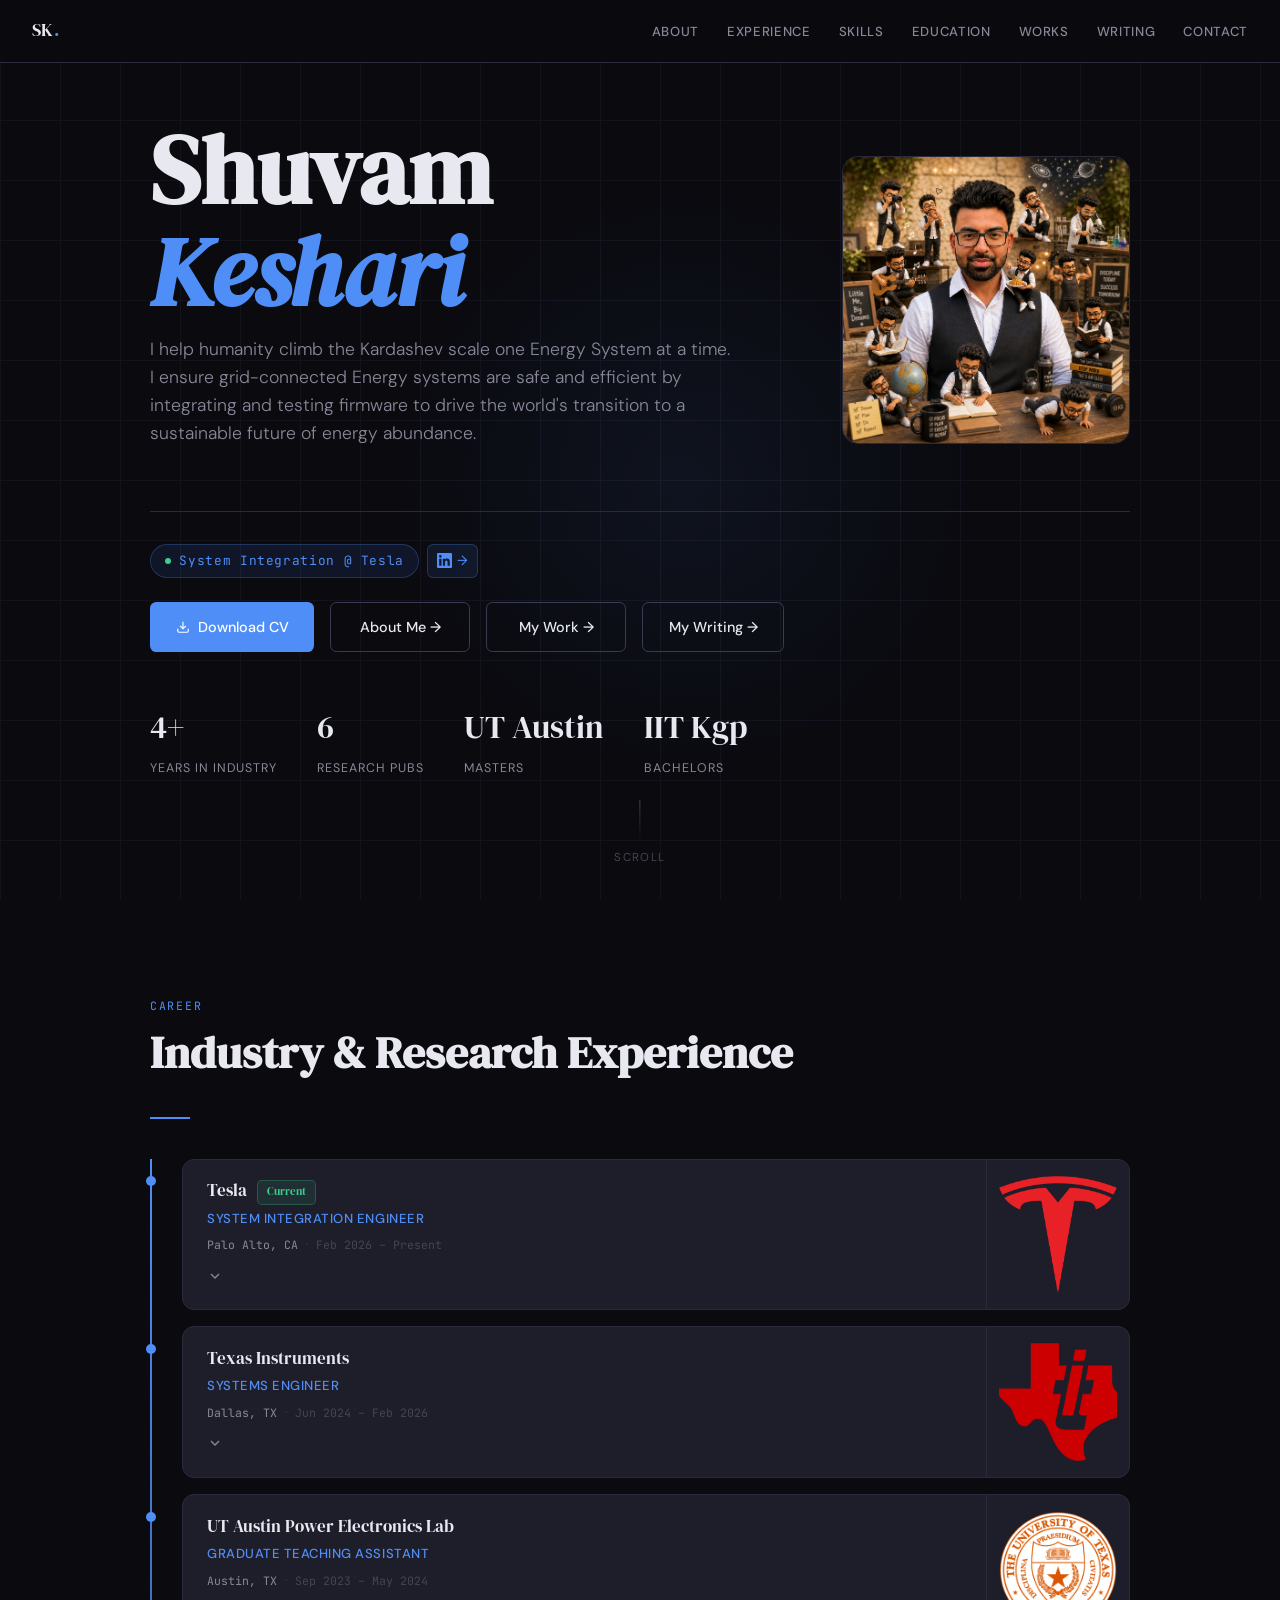
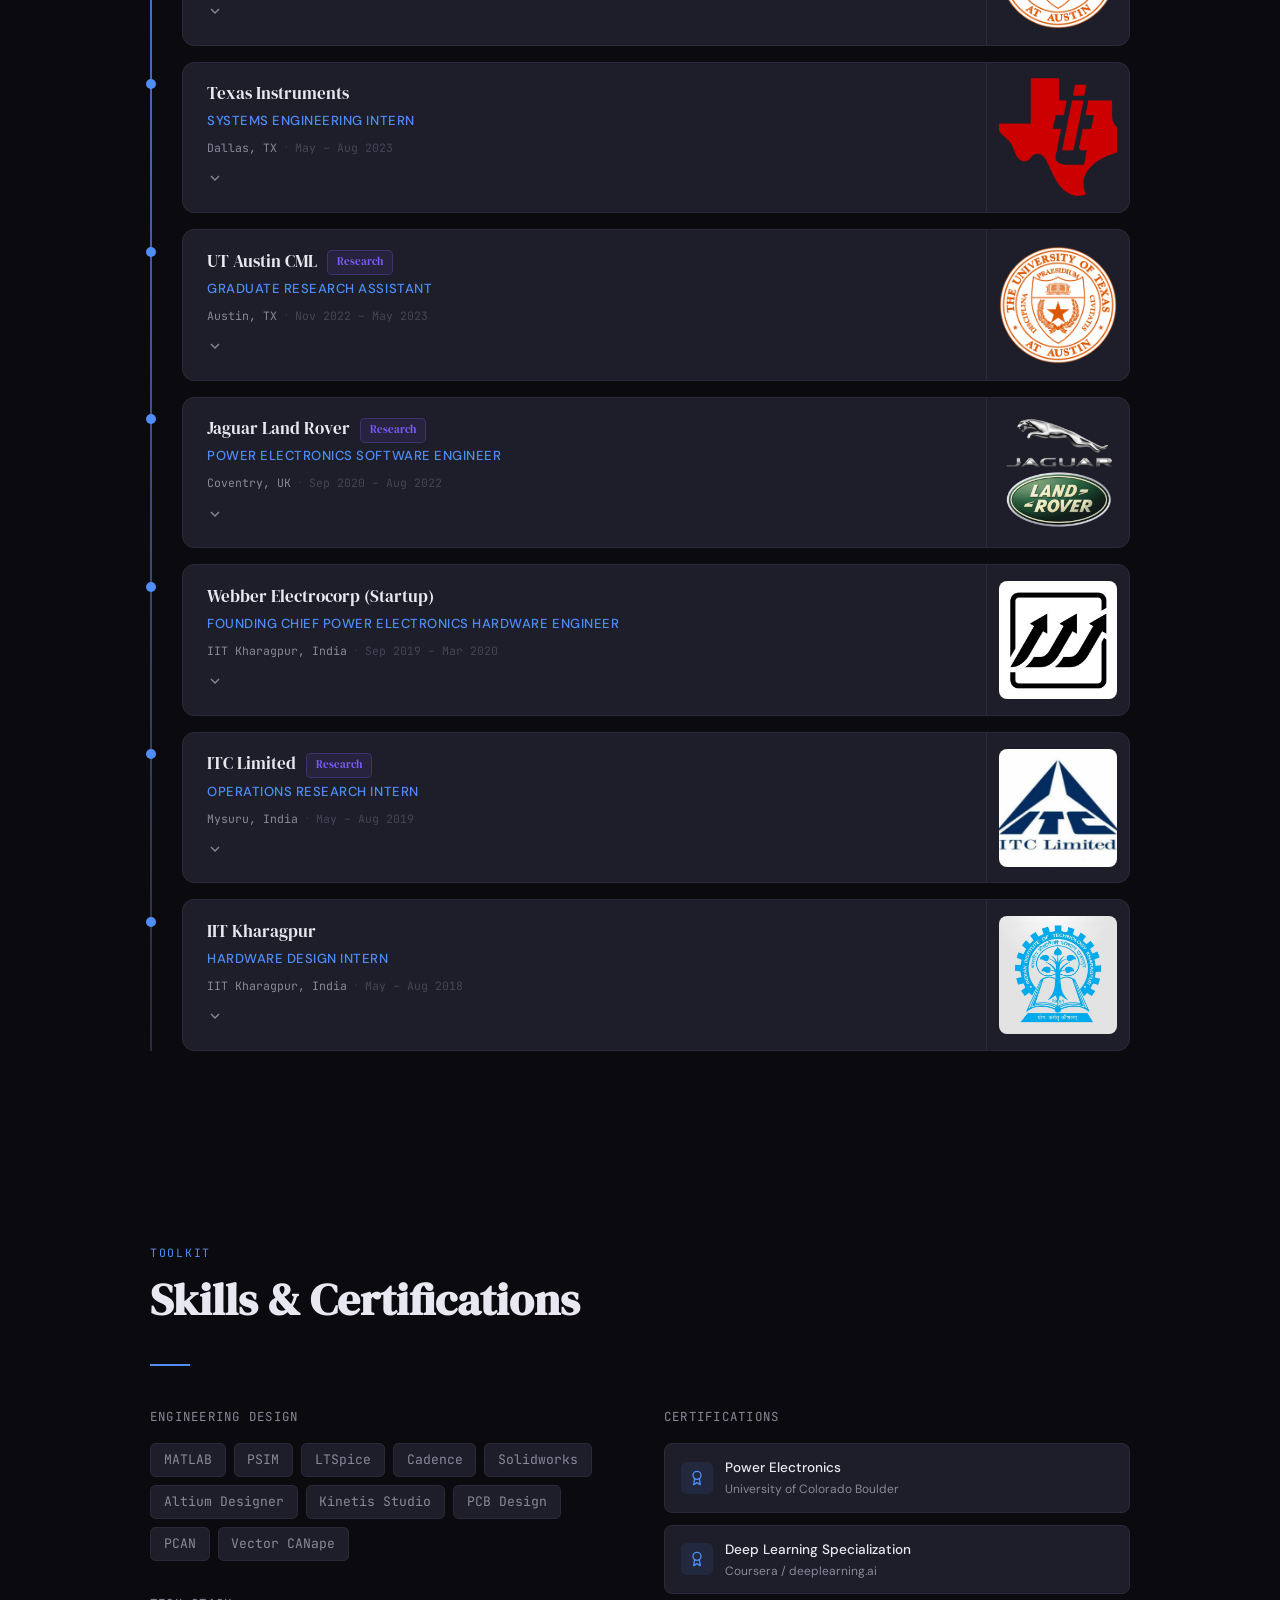
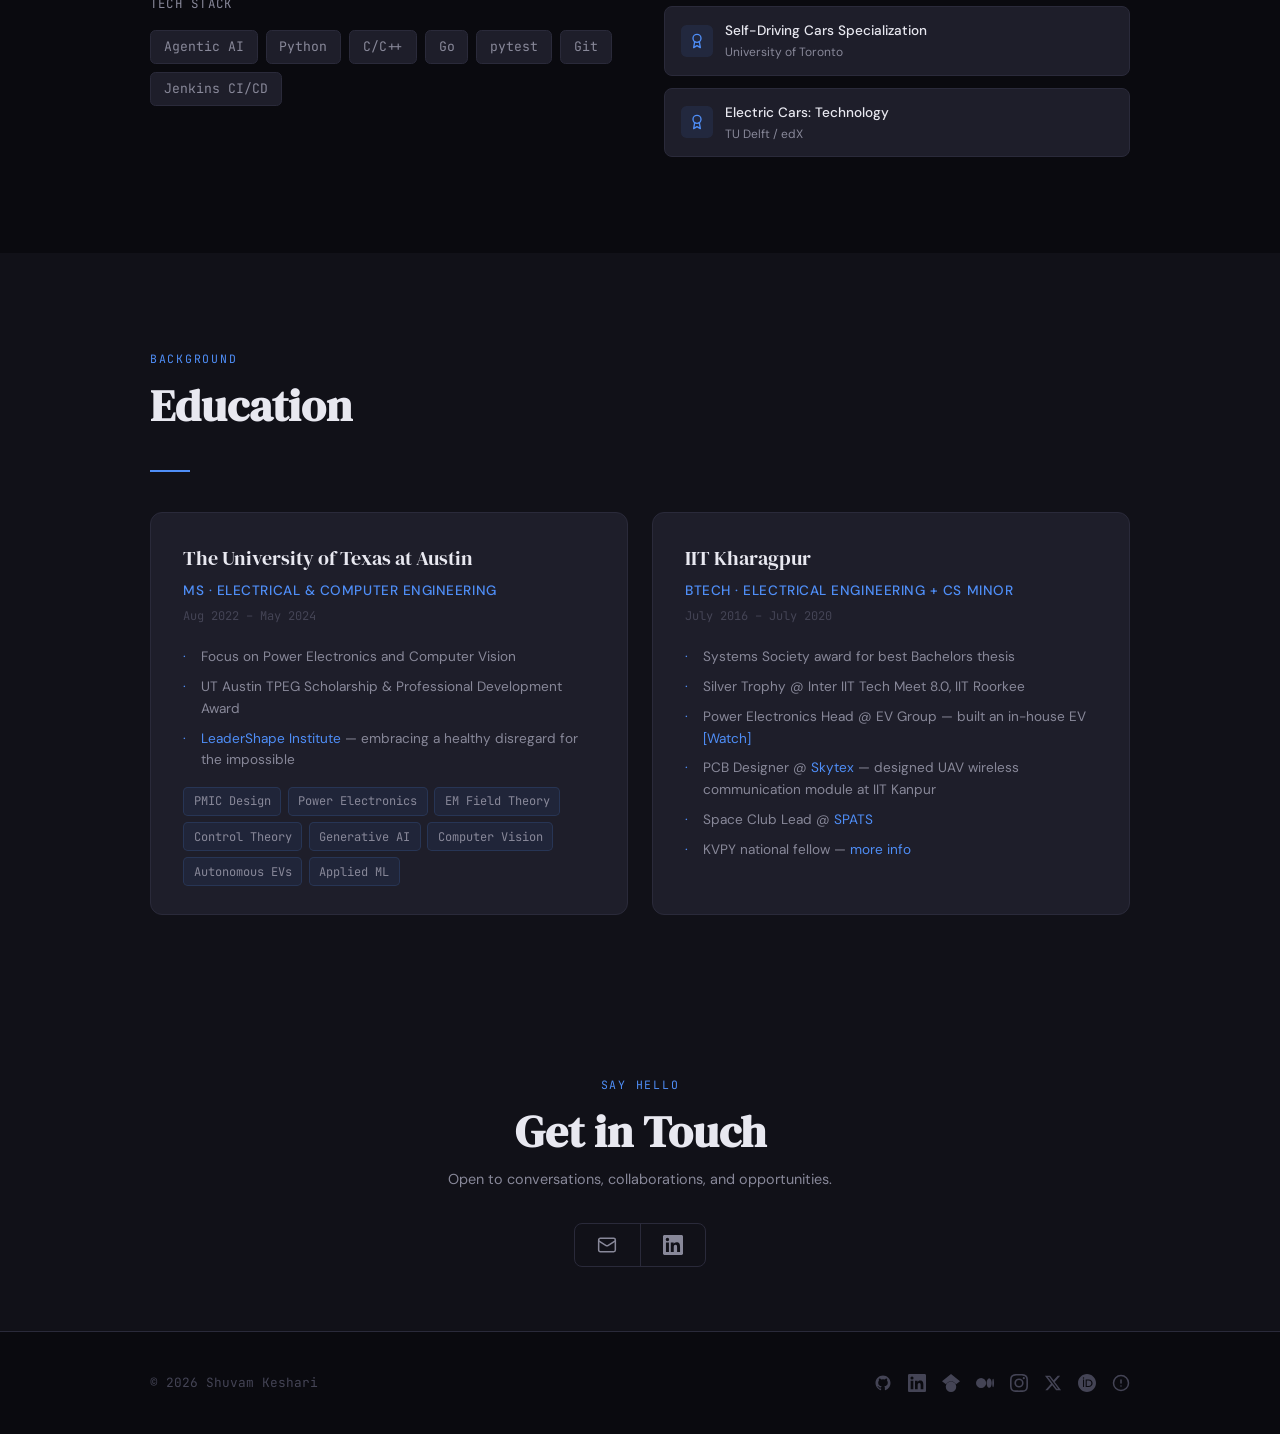
<file: index.html>
<!DOCTYPE html>
<html lang="en">
<head>
<meta charset="utf-8">
<meta name="viewport" content="width=device-width, initial-scale=1">
<title>Shuvam Keshari | Energy Systems</title>
<link rel="shortcut icon" href="favicon.ico" type="image/x-icon">
<link rel="preconnect" href="https://fonts.googleapis.com">
<link href="https://fonts.googleapis.com/css2?family=DM+Serif+Display:ital@0;1&family=DM+Sans:wght@300;400;500&family=JetBrains+Mono:wght@400;500&display=swap" rel="stylesheet">
<link rel="stylesheet" href="css/styles.css">
</head>
<body>

<!-- NAV -->
<nav>
  <a href="#hero" class="nav-logo">SK<span>.</span></a>
  <ul class="nav-links">
    <li><a href="about.html">About</a></li>
    <li><a href="#experience">Experience</a></li>
    <li><a href="#skills">Skills</a></li>
    <li><a href="#education">Education</a></li>
    <li><a href="works.html">Works</a></li>
    <li><a href="blog.html">Writing</a></li>
    <li><a href="#contact">Contact</a></li>
  </ul>
  <button class="nav-hamburger" id="navToggle" aria-label="Toggle menu">
    <span></span><span></span><span></span>
  </button>
</nav>

<!-- HERO -->
<section id="hero">
  <div class="hero-grid"></div>
  <div class="hero-glow"></div>
  <div class="hero-content">
    <!-- Name + bio | profile pic -->
    <div class="hero-intro">
      <div class="hero-intro-text">
        <h1 class="hero-name">Shuvam <br><em>Keshari</em></h1>
        <p class="hero-title"><span class="hero-title-desktop">I help humanity climb the Kardashev scale one Energy System at a time.<br>I ensure grid-connected Energy systems are safe and efficient by integrating and testing firmware to drive the world's transition to a sustainable future of energy abundance.</span><span class="hero-title-mobile">I help humanity climb the Kardashev scale one Energy System at a time</span></p>
      </div>
      <div class="hero-portrait">
        <img src="images/profile.png" alt="Shuvam Keshari">
      </div>
    </div>
    <!-- Role tag -->
    <div class="hero-tag-row">
      <div class="hero-tag">
        System Integration @ Tesla
      </div>
      <a href="https://www.linkedin.com/in/shuvam-keshari-atx/" target="_blank" class="hero-tag-icon" title="LinkedIn">
        <svg width="15" height="15" viewBox="0 0 24 24" fill="currentColor"><path d="M20.447 20.452h-3.554v-5.569c0-1.328-.027-3.037-1.852-3.037-1.853 0-2.136 1.445-2.136 2.939v5.667H9.351V9h3.414v1.561h.046c.477-.9 1.637-1.85 3.37-1.85 3.601 0 4.267 2.37 4.267 5.455v6.286zM5.337 7.433a2.062 2.062 0 0 1-2.063-2.065 2.064 2.064 0 1 1 2.063 2.065zm1.782 13.019H3.555V9h3.564v11.452zM22.225 0H1.771C.792 0 0 .774 0 1.729v20.542C0 23.227.792 24 1.771 24h20.451C23.2 24 24 23.227 24 22.271V1.729C24 .774 23.2 0 22.222 0h.003z"/></svg>
        <span class="hero-tag-icon-arrow">→</span>
      </a>
    </div>
    <!-- CTAs -->
    <div class="hero-ctas">
      <a href="files/resume.pdf" class="btn-primary" target="_blank">
        <svg width="14" height="14" viewBox="0 0 24 24" fill="none" stroke="currentColor" stroke-width="2"><path d="M21 15v4a2 2 0 0 1-2 2H5a2 2 0 0 1-2-2v-4"/><polyline points="7 10 12 15 17 10"/><line x1="12" y1="15" x2="12" y2="3"/></svg>
        Download CV
      </a>
      <a href="about.html" class="btn-ghost">
        About Me →
      </a>
      <a href="works.html" class="btn-ghost">
        My Work →
      </a>
      <a href="blog.html" class="btn-ghost">
        My Writing →
      </a>
    </div>
    <!-- Stats -->
    <div class="hero-stats">
      <div class="stat-item">
        <span class="stat-num js-industry-years">4+</span>
        <span class="stat-label">Years In Industry</span>
      </div>
      <div class="stat-item">
        <span class="stat-num">6</span>
        <span class="stat-label">Research Pubs</span>
      </div>
      <div class="stat-item">
        <span class="stat-num">UT Austin</span>
        <span class="stat-label">Masters</span>
      </div>
      <div class="stat-item">
        <span class="stat-num">IIT Kgp</span>
        <span class="stat-label">Bachelors</span>
      </div>
    </div>
  </div>
  <div class="hero-scroll">
    <div class="scroll-line"></div>
    scroll
  </div>
</section>

<!-- EXPERIENCE -->
<section id="experience">
  <div class="container">
    <div class="section-label">Career</div>
    <h2 class="section-title">Industry & Research Experience</h2>
    <div class="divider"></div>

    <div class="timeline">

      <div class="timeline-item">
        <div class="timeline-dot"></div>
        <div class="timeline-card">
          <div class="timeline-card-main" onclick="toggleTimeline(this)">
            <div class="timeline-card-left">
              <div class="timeline-company">Tesla <span class="company-badge badge-current">Current</span></div>
              <div class="timeline-role">System Integration Engineer</div>
              <div class="timeline-meta-row">
                <span class="timeline-location">Palo Alto, CA</span>
                <span class="timeline-sep">·</span>
                <span class="timeline-date">Feb 2026 – Present</span>
              </div>
              <div class="timeline-chevron-row">
                <svg class="timeline-chevron" viewBox="0 0 24 24" fill="none" stroke="currentColor" stroke-width="2"><polyline points="6 9 12 15 18 9"/></svg>
              </div>
            </div>
            <div class="timeline-card-right">
              <img src="images/career/tesla.png" alt="Tesla" loading="lazy">
            </div>
          </div>
          <div class="timeline-details">
            <ul>
              <li>Working on energy storage products including Powerwall 3 with solar PV array</li>
              <li>How quickly can we become a Type 1 Kardashev civilization?</li>
            </ul>
          </div>
        </div>
      </div>

      <div class="timeline-item">
        <div class="timeline-dot"></div>
        <div class="timeline-card">
          <div class="timeline-card-main" onclick="toggleTimeline(this)">
            <div class="timeline-card-left">
              <div class="timeline-company">Texas Instruments</div>
              <div class="timeline-role">Systems Engineer</div>
              <div class="timeline-meta-row">
                <span class="timeline-location">Dallas, TX</span>
                <span class="timeline-sep">·</span>
                <span class="timeline-date">Jun 2024 – Feb 2026</span>
              </div>
              <div class="timeline-chevron-row">
                <svg class="timeline-chevron" viewBox="0 0 24 24" fill="none" stroke="currentColor" stroke-width="2"><polyline points="6 9 12 15 18 9"/></svg>
              </div>
            </div>
            <div class="timeline-card-right">
              <img src="images/career/ti.png" alt="Texas Instruments" loading="lazy">
            </div>
          </div>
          <div class="timeline-details">
            <ul>
              <li>Built high-efficiency, low-power chargers for personal electronics</li>
              <li>Major product releases (volume > 2Mu/year): BQ25640, BQ25630, BQ24138, BQ25171‑Q1, BQ25190</li>
            </ul>
          </div>
        </div>
      </div>

      <div class="timeline-item">
        <div class="timeline-dot"></div>
        <div class="timeline-card">
          <div class="timeline-card-main" onclick="toggleTimeline(this)">
            <div class="timeline-card-left">
              <div class="timeline-company">UT Austin Power Electronics Lab</div>
              <div class="timeline-role">Graduate Teaching Assistant</div>
              <div class="timeline-meta-row">
                <span class="timeline-location">Austin, TX</span>
                <span class="timeline-sep">·</span>
                <span class="timeline-date">Sep 2023 – May 2024</span>
              </div>
              <div class="timeline-chevron-row">
                <svg class="timeline-chevron" viewBox="0 0 24 24" fill="none" stroke="currentColor" stroke-width="2"><polyline points="6 9 12 15 18 9"/></svg>
              </div>
            </div>
            <div class="timeline-card-right">
              <img src="images/career/ut.png" alt="UT Austin Lab" loading="lazy">
            </div>
          </div>
          <div class="timeline-details">
            <ul>
              <li>Managed and re-designed the Power Electronics Lab (ECE462L/ECE394) curriculum for 40 senior/graduate students</li>
            </ul>
          </div>
        </div>
      </div>

      <div class="timeline-item">
        <div class="timeline-dot"></div>
        <div class="timeline-card">
          <div class="timeline-card-main" onclick="toggleTimeline(this)">
            <div class="timeline-card-left">
              <div class="timeline-company">Texas Instruments</div>
              <div class="timeline-role">Systems Engineering Intern</div>
              <div class="timeline-meta-row">
                <span class="timeline-location">Dallas, TX</span>
                <span class="timeline-sep">·</span>
                <span class="timeline-date">May – Aug 2023</span>
              </div>
              <div class="timeline-chevron-row">
                <svg class="timeline-chevron" viewBox="0 0 24 24" fill="none" stroke="currentColor" stroke-width="2"><polyline points="6 9 12 15 18 9"/></svg>
              </div>
            </div>
            <div class="timeline-card-right">
              <img src="images/career/ti.png" alt="Texas Instruments" loading="lazy">
            </div>
          </div>
          <div class="timeline-details">
            <ul>
              <li>Benchmarked GaN vs Si devices using TI's latest gate driver evaluation module for USB-C PD at 140W–240W @600kHz with 5A input</li>
              <li>Designed PCB co-layout for 2 different charging controllers</li>
            </ul>
          </div>
        </div>
      </div>

      <div class="timeline-item">
        <div class="timeline-dot"></div>
        <div class="timeline-card">
          <div class="timeline-card-main" onclick="toggleTimeline(this)">
            <div class="timeline-card-left">
              <div class="timeline-company">UT Austin CML <span class="company-badge badge-research">Research</span></div>
              <div class="timeline-role">Graduate Research Assistant</div>
              <div class="timeline-meta-row">
                <span class="timeline-location">Austin, TX</span>
                <span class="timeline-sep">·</span>
                <span class="timeline-date">Nov 2022 – May 2023</span>
              </div>
              <div class="timeline-chevron-row">
                <svg class="timeline-chevron" viewBox="0 0 24 24" fill="none" stroke="currentColor" stroke-width="2"><polyline points="6 9 12 15 18 9"/></svg>
              </div>
            </div>
            <div class="timeline-card-right">
              <img src="images/career/ut.png" alt="UT Austin CML" loading="lazy">
            </div>
          </div>
          <div class="timeline-details">
            <ul>
              <li>Developed vision-based ML pipelines to study ENDS-related social media exposure among young adults using Oracle Cloud, custom YOLO, and BERT models</li>
              <li>Supervised undergraduate researchers at the <a href="https://www.computationalmedialab.com/" target="_blank">Computational Media Lab →</a></li>
            </ul>
          </div>
        </div>
      </div>

      <div class="timeline-item">
        <div class="timeline-dot"></div>
        <div class="timeline-card">
          <div class="timeline-card-main" onclick="toggleTimeline(this)">
            <div class="timeline-card-left">
              <div class="timeline-company">Jaguar Land Rover <span class="company-badge badge-research">Research</span></div>
              <div class="timeline-role">Power Electronics Software Engineer</div>
              <div class="timeline-meta-row">
                <span class="timeline-location">Coventry, UK</span>
                <span class="timeline-sep">·</span>
                <span class="timeline-date">Sep 2020 – Aug 2022</span>
              </div>
              <div class="timeline-chevron-row">
                <svg class="timeline-chevron" viewBox="0 0 24 24" fill="none" stroke="currentColor" stroke-width="2"><polyline points="6 9 12 15 18 9"/></svg>
              </div>
            </div>
            <div class="timeline-card-right">
              <img src="images/career/jlr.png" alt="Jaguar Land Rover" loading="lazy">
            </div>
          </div>
          <div class="timeline-details">
            <ul>
              <li>Filed invention disclosure for EV charging hardware and software</li>
              <li>Simulated 11kW and 22kW on-board charger circuits including loss and thermal modeling in PSIM, LTSpice, and MATLAB</li>
              <li>Led major topology deliverables including totem-pole PFC and resonant CLLC with ZVS & ZCS operation</li>
              <li>Researched Computer Vision projects for driving assist technology and ML-based fault prediction</li>
            </ul>
          </div>
        </div>
      </div>

      <div class="timeline-item">
        <div class="timeline-dot"></div>
        <div class="timeline-card">
          <div class="timeline-card-main" onclick="toggleTimeline(this)">
            <div class="timeline-card-left">
              <div class="timeline-company">Webber Electrocorp (Startup)</div>
              <div class="timeline-role">Founding Chief Power Electronics Hardware Engineer</div>
              <div class="timeline-meta-row">
                <span class="timeline-location">IIT Kharagpur, India</span>
                <span class="timeline-sep">·</span>
                <span class="timeline-date">Sep 2019 – Mar 2020</span>
              </div>
              <div class="timeline-chevron-row">
                <svg class="timeline-chevron" viewBox="0 0 24 24" fill="none" stroke="currentColor" stroke-width="2"><polyline points="6 9 12 15 18 9"/></svg>
              </div>
            </div>
            <div class="timeline-card-right">
              <img src="images/career/wbr.png" alt="Webber Electrocorp" loading="lazy">
            </div>
          </div>
          <div class="timeline-details">
            <ul>
              <li>Helped launch the most well-funded campus startup at IIT KGP (Sep 2019)</li>
              <li>Built initial 3kW EV charger prototypes and designed modular 400W and 1kW BLDC motor controller boards</li>
              <li>Developed the initial website and oversaw public relations</li>
            </ul>
          </div>
        </div>
      </div>

      <div class="timeline-item">
        <div class="timeline-dot"></div>
        <div class="timeline-card">
          <div class="timeline-card-main" onclick="toggleTimeline(this)">
            <div class="timeline-card-left">
              <div class="timeline-company">ITC Limited <span class="company-badge badge-research">Research</span></div>
              <div class="timeline-role">Operations Research Intern</div>
              <div class="timeline-meta-row">
                <span class="timeline-location">Mysuru, India</span>
                <span class="timeline-sep">·</span>
                <span class="timeline-date">May – Aug 2019</span>
              </div>
              <div class="timeline-chevron-row">
                <svg class="timeline-chevron" viewBox="0 0 24 24" fill="none" stroke="currentColor" stroke-width="2"><polyline points="6 9 12 15 18 9"/></svg>
              </div>
            </div>
            <div class="timeline-card-right">
              <img src="images/career/itc.jpg" alt="ITC Limited" loading="lazy">
            </div>
          </div>
          <div class="timeline-details">
            <ul>
              <li>Developed a data model for "Mushroom Cultivation in Tobacco Barn" to create affordable alternate income for tobacco farmers in rural South India</li>
              <li>Optimized a multi-stakeholder business opportunity benefiting company, farmers, and society</li>
            </ul>
          </div>
        </div>
      </div>

      <div class="timeline-item">
        <div class="timeline-dot"></div>
        <div class="timeline-card">
          <div class="timeline-card-main" onclick="toggleTimeline(this)">
            <div class="timeline-card-left">
              <div class="timeline-company">IIT Kharagpur</div>
              <div class="timeline-role">Hardware Design Intern</div>
              <div class="timeline-meta-row">
                <span class="timeline-location">IIT Kharagpur, India</span>
                <span class="timeline-sep">·</span>
                <span class="timeline-date">May – Aug 2018</span>
              </div>
              <div class="timeline-chevron-row">
                <svg class="timeline-chevron" viewBox="0 0 24 24" fill="none" stroke="currentColor" stroke-width="2"><polyline points="6 9 12 15 18 9"/></svg>
              </div>
            </div>
            <div class="timeline-card-right">
              <img src="images/career/kgp.png" alt="IIT Kharagpur" loading="lazy">
            </div>
          </div>
          <div class="timeline-details">
            <ul>
              <li>Built first hardware prototypes for the student-led EV group on campus</li>
              <li>Built initial firmware using microcontroller programming on NXP Kinetis boards</li>
            </ul>
          </div>
        </div>
      </div>

    </div>
  </div>
</section>

<!-- SKILLS -->
<section id="skills">
  <div class="container">
    <div class="section-label">Toolkit</div>
    <h2 class="section-title">Skills & Certifications</h2>
    <div class="divider"></div>
    <div class="skills-layout">
      <div>
        <div class="skill-group-title">Engineering Design</div>
        <div class="skill-pills">
          <span class="skill-pill">MATLAB</span>
          <span class="skill-pill">PSIM</span>
          <span class="skill-pill">LTSpice</span>
          <span class="skill-pill">Cadence</span>
          <span class="skill-pill">Solidworks</span>
          <span class="skill-pill">Altium Designer</span>
          <span class="skill-pill">Kinetis Studio</span>
          <span class="skill-pill">PCB Design</span>
          <span class="skill-pill">PCAN</span>
          <span class="skill-pill">Vector CANape</span>
        </div>
        <div class="skill-group-title">Tech Stack</div>
        <div class="skill-pills">
          <span class="skill-pill">Agentic AI</span>
          <span class="skill-pill">Python</span>
          <span class="skill-pill">C/C++</span>
          <span class="skill-pill">Go</span>
          <span class="skill-pill">pytest</span>
          <span class="skill-pill">Git</span>
          <span class="skill-pill">Jenkins CI/CD</span>
        </div>
      </div>
      <div>
        <div class="skill-group-title">Certifications</div>
        <div class="cert-list">
          <a href="files/certifications/pe.pdf" class="cert-item" target="_blank">
            <div class="cert-icon">
              <svg viewBox="0 0 24 24" fill="none" stroke="currentColor" stroke-width="2" stroke-linecap="round" stroke-linejoin="round"><circle cx="12" cy="8" r="6"/><path d="M15.477 12.89L17 22l-5-3-5 3 1.523-9.11"/></svg>
            </div>
            <div><div class="cert-name">Power Electronics</div><div class="cert-issuer">University of Colorado Boulder</div></div>
          </a>
          <a href="files/certifications/dl.pdf" class="cert-item" target="_blank">
            <div class="cert-icon">
              <svg viewBox="0 0 24 24" fill="none" stroke="currentColor" stroke-width="2" stroke-linecap="round" stroke-linejoin="round"><circle cx="12" cy="8" r="6"/><path d="M15.477 12.89L17 22l-5-3-5 3 1.523-9.11"/></svg>
            </div>
            <div><div class="cert-name">Deep Learning Specialization</div><div class="cert-issuer">Coursera / deeplearning.ai</div></div>
          </a>
          <a href="files/certifications/sdc.pdf" class="cert-item" target="_blank">
            <div class="cert-icon">
              <svg viewBox="0 0 24 24" fill="none" stroke="currentColor" stroke-width="2" stroke-linecap="round" stroke-linejoin="round"><circle cx="12" cy="8" r="6"/><path d="M15.477 12.89L17 22l-5-3-5 3 1.523-9.11"/></svg>
            </div>
            <div><div class="cert-name">Self-Driving Cars Specialization</div><div class="cert-issuer">University of Toronto</div></div>
          </a>
          <a href="files/certifications/ecars2x.pdf" class="cert-item" target="_blank">
            <div class="cert-icon">
              <svg viewBox="0 0 24 24" fill="none" stroke="currentColor" stroke-width="2" stroke-linecap="round" stroke-linejoin="round"><circle cx="12" cy="8" r="6"/><path d="M15.477 12.89L17 22l-5-3-5 3 1.523-9.11"/></svg>
            </div>
            <div><div class="cert-name">Electric Cars: Technology</div><div class="cert-issuer">TU Delft / edX</div></div>
          </a>
        </div>
      </div>
    </div>
  </div>
</section>

<!-- EDUCATION -->
<section id="education">
  <div class="container">
    <div class="section-label">Background</div>
    <h2 class="section-title">Education</h2>
    <div class="divider"></div>
    <div class="edu-grid">

      <div class="edu-card">
        <div class="edu-school">The University of Texas at Austin</div>
        <div class="edu-degree">MS · Electrical & Computer Engineering</div>
        <div class="edu-dates">Aug 2022 – May 2024</div>
        <ul>
          <li>Focus on Power Electronics and Computer Vision</li>
          <li>UT Austin TPEG Scholarship & Professional Development Award</li>
          <li><a href="https://leadershape.org/" target="_blank">LeaderShape Institute</a> — embracing a healthy disregard for the impossible</li>
        </ul>
        <div class="edu-courses">
          <span class="course-tag">PMIC Design</span>
          <span class="course-tag">Power Electronics</span>
          <span class="course-tag">EM Field Theory</span>
          <span class="course-tag">Control Theory</span>
          <span class="course-tag">Generative AI</span>
          <span class="course-tag">Computer Vision</span>
          <span class="course-tag">Autonomous EVs</span>
          <span class="course-tag">Applied ML</span>
        </div>
      </div>

      <div class="edu-card">
        <div class="edu-school">IIT Kharagpur</div>
        <div class="edu-degree">BTech · Electrical Engineering + CS Minor</div>
        <div class="edu-dates">July 2016 – July 2020</div>
        <ul>
          <li>Systems Society award for best Bachelors thesis</li>
          <li>Silver Trophy @ Inter IIT Tech Meet 8.0, IIT Roorkee</li>
          <li>Power Electronics Head @ EV Group — built an in-house EV <a href="https://youtu.be/qWIifaCl3NM" target="_blank">[Watch]</a></li>
          <li>PCB Designer @ <a href="https://theskytex.com/" target="_blank">Skytex</a> — designed UAV wireless communication module at IIT Kanpur</li>
          <li>Space Club Lead @ <a href="https://spats.co.in/" target="_blank">SPATS</a></li>
          <li>KVPY national fellow — <a href="https://en.wikipedia.org/wiki/Kishore_Vaigyanik_Protsahan_Yojana" target="_blank">more info</a></li>
        </ul>
      </div>

    </div>
  </div>
</section>

<!-- CONTACT -->
<section id="contact">
  <div class="container">
    <div class="contact-inner">
      <div class="section-label">Say Hello</div>
      <h2 class="section-title">Get in Touch</h2>
      <!-- UPDATE: replace href below with your actual email address -->
      <p class="contact-sub">Open to conversations, collaborations, and opportunities.</p>
      <div class="contact-icons-row">
        <a href="mailto:skeshari@utexas.edu" class="contact-icon-sm" title="Email">
          <svg viewBox="0 0 24 24" fill="none" stroke="currentColor" stroke-width="1.8" stroke-linecap="round" stroke-linejoin="round"><rect x="2" y="4" width="20" height="16" rx="2"/><path d="m22 7-8.97 5.7a1.94 1.94 0 0 1-2.06 0L2 7"/></svg>
        </a>
        <a href="https://www.linkedin.com/in/shuvam-keshari-atx/" target="_blank" class="contact-icon-sm" title="LinkedIn">
          <svg viewBox="0 0 24 24" fill="currentColor"><path d="M20.447 20.452h-3.554v-5.569c0-1.328-.027-3.037-1.852-3.037-1.853 0-2.136 1.445-2.136 2.939v5.667H9.351V9h3.414v1.561h.046c.477-.9 1.637-1.85 3.37-1.85 3.601 0 4.267 2.37 4.267 5.455v6.286zM5.337 7.433a2.062 2.062 0 0 1-2.063-2.065 2.064 2.064 0 1 1 2.063 2.065zm1.782 13.019H3.555V9h3.564v11.452zM22.225 0H1.771C.792 0 0 .774 0 1.729v20.542C0 23.227.792 24 1.771 24h20.451C23.2 24 24 23.227 24 22.271V1.729C24 .774 23.2 0 22.222 0h.003z"/></svg>
        </a>
      </div>
    </div>
  </div>
</section>

<!-- FOOTER -->
<footer>
  <div class="footer-inner">
    <span class="footer-copy">© <span class="js-year"></span> Shuvam Keshari</span>
    <div class="social-links">
      <a href="https://github.com/keshariS/" target="_blank" class="social-link" title="GitHub">
        <svg viewBox="0 0 24 24" fill="currentColor"><path d="M12 2C6.477 2 2 6.484 2 12.017c0 4.425 2.865 8.18 6.839 9.504.5.092.682-.217.682-.483 0-.237-.008-.868-.013-1.703-2.782.605-3.369-1.343-3.369-1.343-.454-1.158-1.11-1.466-1.11-1.466-.908-.62.069-.608.069-.608 1.003.07 1.531 1.032 1.531 1.032.892 1.53 2.341 1.088 2.91.832.092-.647.35-1.088.636-1.338-2.22-.253-4.555-1.113-4.555-4.951 0-1.093.39-1.988 1.029-2.688-.103-.253-.446-1.272.098-2.65 0 0 .84-.27 2.75 1.026A9.564 9.564 0 0 1 12 6.844a9.59 9.59 0 0 1 2.504.337c1.909-1.296 2.747-1.027 2.747-1.027.546 1.379.202 2.398.1 2.651.64.7 1.028 1.595 1.028 2.688 0 3.848-2.339 4.695-4.566 4.943.359.309.678.92.678 1.855 0 1.338-.012 2.419-.012 2.747 0 .268.18.58.688.482A10.02 10.02 0 0 0 22 12.017C22 6.484 17.522 2 12 2z"/></svg>
      </a>
      <a href="https://www.linkedin.com/in/shuvam-keshari-atx/" target="_blank" class="social-link" title="LinkedIn">
        <svg viewBox="0 0 24 24" fill="currentColor"><path d="M20.447 20.452h-3.554v-5.569c0-1.328-.027-3.037-1.852-3.037-1.853 0-2.136 1.445-2.136 2.939v5.667H9.351V9h3.414v1.561h.046c.477-.9 1.637-1.85 3.37-1.85 3.601 0 4.267 2.37 4.267 5.455v6.286zM5.337 7.433a2.062 2.062 0 0 1-2.063-2.065 2.064 2.064 0 1 1 2.063 2.065zm1.782 13.019H3.555V9h3.564v11.452zM22.225 0H1.771C.792 0 0 .774 0 1.729v20.542C0 23.227.792 24 1.771 24h20.451C23.2 24 24 23.227 24 22.271V1.729C24 .774 23.2 0 22.222 0h.003z"/></svg>
      </a>
      <a href="https://scholar.google.com/citations?user=LVdUDqIAAAAJ&hl=en" target="_blank" class="social-link" title="Google Scholar">
        <svg viewBox="0 0 24 24" fill="currentColor"><path d="M5.242 13.769L0 9.5 12 0l12 9.5-5.242 4.269C17.548 11.249 14.978 9.5 12 9.5c-2.977 0-5.548 1.748-6.758 4.269zM12 10a7 7 0 1 0 0 14 7 7 0 0 0 0-14z"/></svg>
      </a>
      <a href="https://medium.com/@keshariS_" target="_blank" class="social-link" title="Medium">
        <svg viewBox="0 0 24 24" fill="currentColor"><path d="M13.54 12a6.8 6.8 0 0 1-6.77 6.82A6.8 6.8 0 0 1 0 12a6.8 6.8 0 0 1 6.77-6.82A6.8 6.8 0 0 1 13.54 12zM20.96 12c0 3.54-1.51 6.42-3.38 6.42-1.87 0-3.39-2.88-3.39-6.42s1.52-6.42 3.39-6.42 3.38 2.88 3.38 6.42M24 12c0 3.17-.53 5.75-1.19 5.75-.66 0-1.19-2.58-1.19-5.75s.53-5.75 1.19-5.75C23.47 6.25 24 8.83 24 12z"/></svg>
      </a>
      <a href="https://www.instagram.com/shuvam_keshari_/" target="_blank" class="social-link" title="Instagram">
        <svg viewBox="0 0 24 24" fill="currentColor"><path d="M12 2.163c3.204 0 3.584.012 4.85.07 3.252.148 4.771 1.691 4.919 4.919.058 1.265.069 1.645.069 4.849 0 3.205-.012 3.584-.069 4.849-.149 3.225-1.664 4.771-4.919 4.919-1.266.058-1.644.07-4.85.07-3.204 0-3.584-.012-4.849-.07-3.26-.149-4.771-1.699-4.919-4.92-.058-1.265-.07-1.644-.07-4.849 0-3.204.013-3.583.07-4.849.149-3.227 1.664-4.771 4.919-4.919 1.266-.057 1.645-.069 4.849-.069zm0-2.163c-3.259 0-3.667.014-4.947.072-4.358.2-6.78 2.618-6.98 6.98-.059 1.281-.073 1.689-.073 4.948 0 3.259.014 3.668.072 4.948.2 4.358 2.618 6.78 6.98 6.98 1.281.058 1.689.072 4.948.072 3.259 0 3.668-.014 4.948-.072 4.354-.2 6.782-2.618 6.979-6.98.059-1.28.073-1.689.073-4.948 0-3.259-.014-3.667-.072-4.947-.196-4.354-2.617-6.78-6.979-6.98-1.281-.059-1.69-.073-4.949-.073zm0 5.838a6.162 6.162 0 1 0 0 12.324 6.162 6.162 0 0 0 0-12.324zM12 16a4 4 0 1 1 0-8 4 4 0 0 1 0 8zm6.406-11.845a1.44 1.44 0 1 0 0 2.881 1.44 1.44 0 0 0 0-2.881z"/></svg>
      </a>
      <a href="https://x.com/keshari_shuvam" target="_blank" class="social-link" title="X / Twitter">
        <svg viewBox="0 0 24 24" fill="currentColor"><path d="M18.244 2.25h3.308l-7.227 8.26 8.502 11.24H16.17l-5.214-6.817L4.99 21.75H1.68l7.73-8.835L1.254 2.25H8.08l4.713 6.231zm-1.161 17.52h1.833L7.084 4.126H5.117z"/></svg>
      </a>
      <a href="https://orcid.org/0009-0009-4819-6720" target="_blank" class="social-link" title="ORCID">
        <svg viewBox="0 0 24 24" fill="currentColor"><path d="M12 0C5.372 0 0 5.372 0 12s5.372 12 12 12 12-5.372 12-12S18.628 0 12 0zM7.369 4.378c.525 0 .947.431.947.947s-.422.947-.947.947a.95.95 0 0 1-.947-.947c0-.525.422-.947.947-.947zm-.722 3.038h1.444v10.041H6.647V7.416zm3.562 0h3.9c3.712 0 5.344 2.653 5.344 5.025 0 2.578-2.016 5.016-5.325 5.016h-3.919V7.416zm1.444 1.303v7.444h2.297c3.272 0 3.872-2.484 3.872-3.722 0-2.016-1.284-3.722-3.828-3.722h-2.341z"/></svg>
      </a>
      <a href="https://openreview.net/profile?id=~Shuvam_Keshari1" target="_blank" class="social-link" title="OpenReview">
        <svg viewBox="0 0 24 24" fill="none" stroke="currentColor" stroke-width="2" stroke-linecap="round"><circle cx="12" cy="12" r="10"/><line x1="12" y1="8" x2="12" y2="12"/><line x1="12" y1="16" x2="12.01" y2="16"/></svg>
      </a>
    </div>
  </div>
</footer>

<script src="js/main.js"></script>
</body>
</html>
</file>
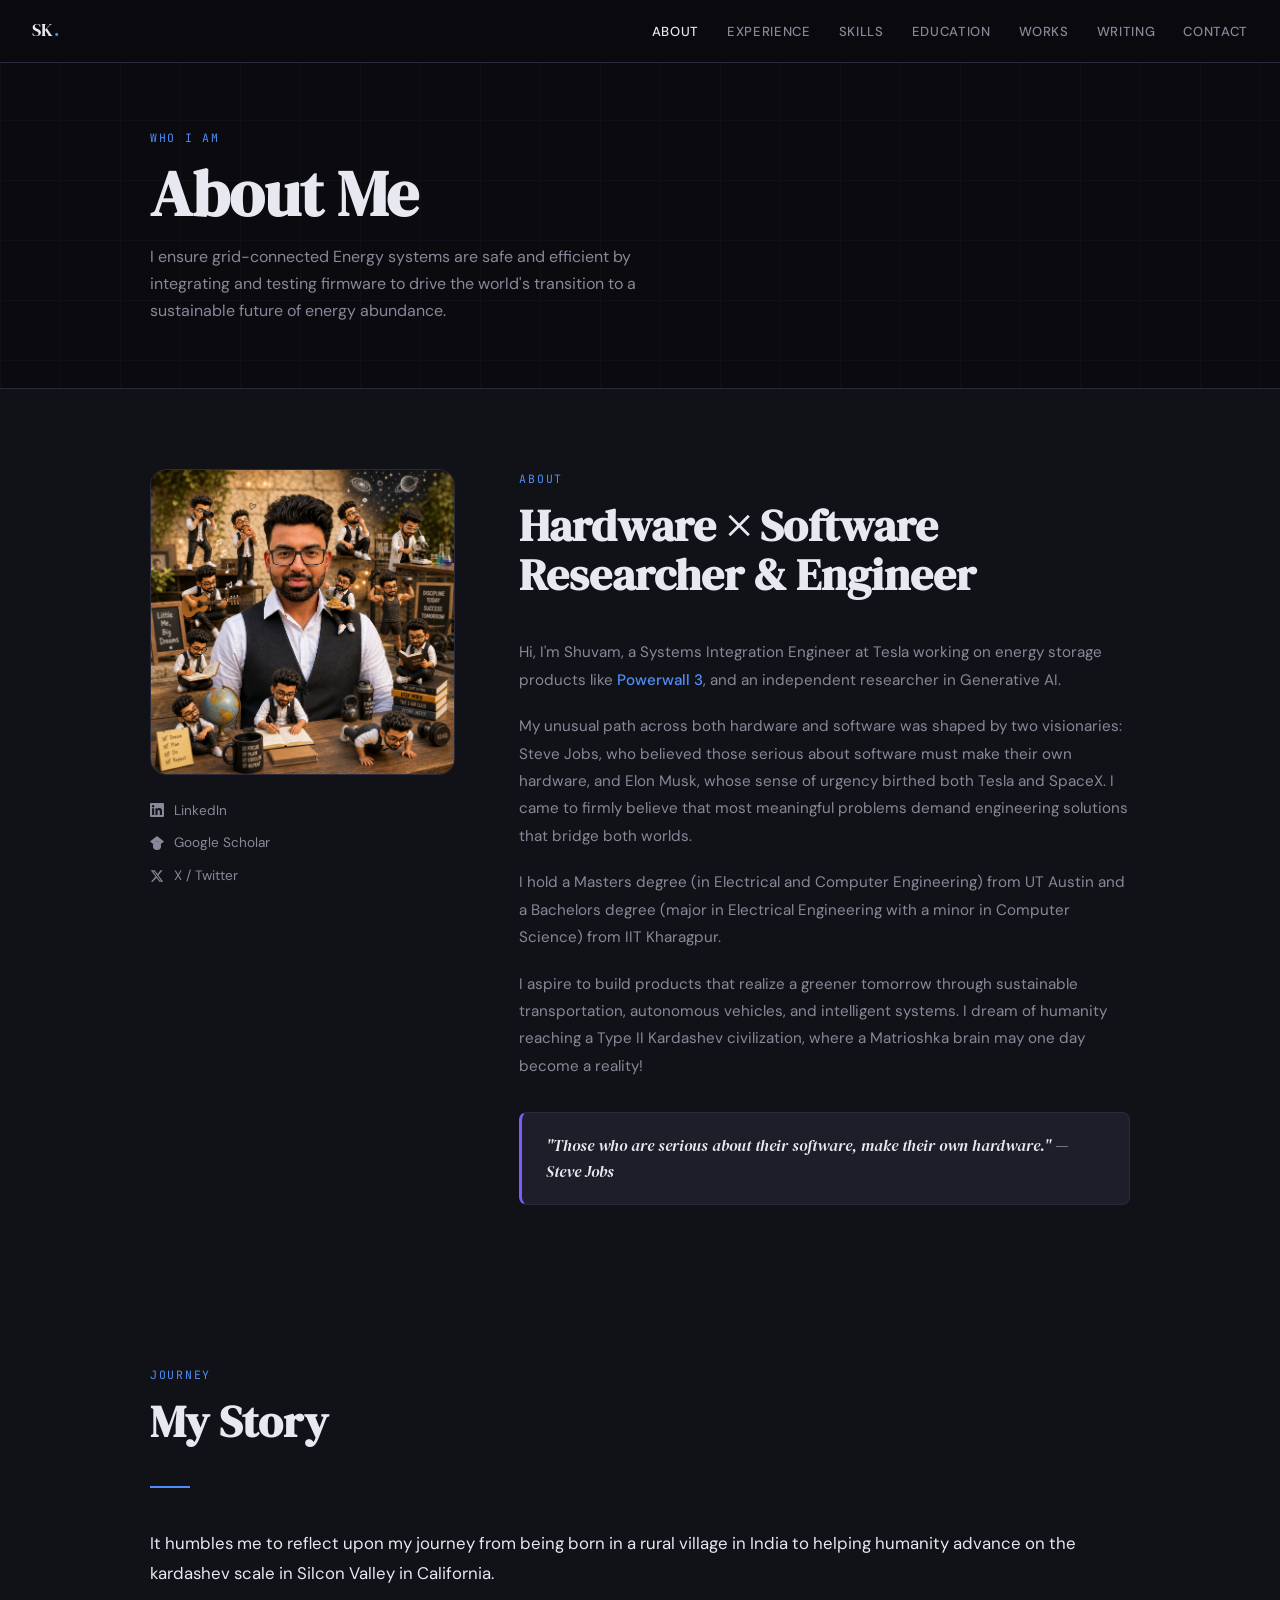
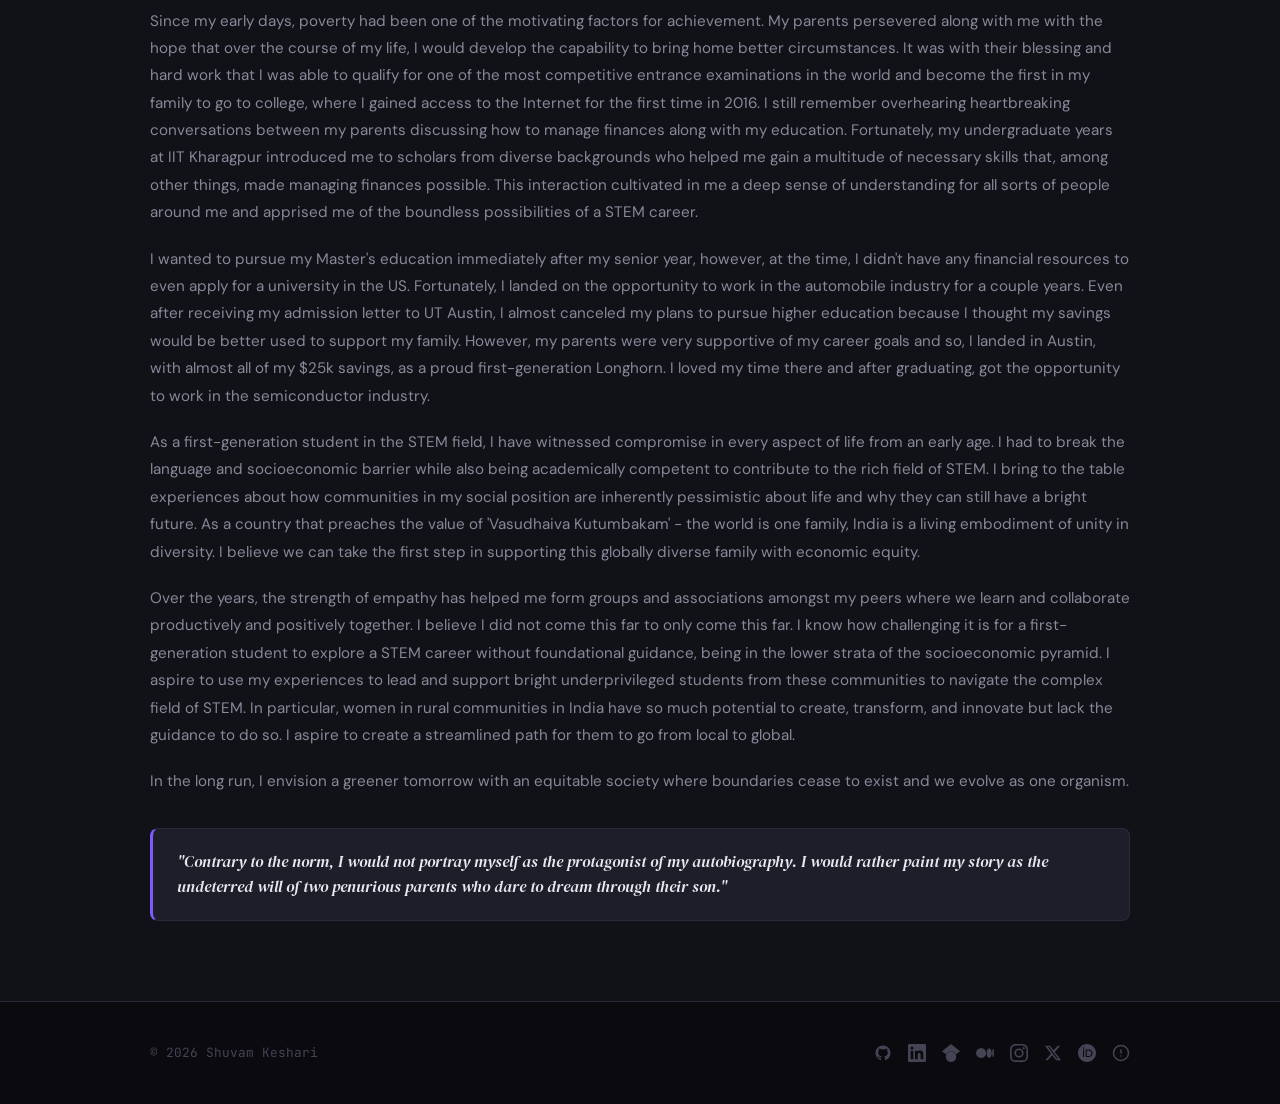
<file: about.html>
<!DOCTYPE html>
<html lang="en">
<head>
<meta charset="utf-8">
<meta name="viewport" content="width=device-width, initial-scale=1">
<title>About — Shuvam Keshari</title>
<link rel="shortcut icon" href="favicon.ico" type="image/x-icon">
<link rel="preconnect" href="https://fonts.googleapis.com">
<link href="https://fonts.googleapis.com/css2?family=DM+Serif+Display:ital@0;1&family=DM+Sans:wght@300;400;500&family=JetBrains+Mono:wght@400;500&display=swap" rel="stylesheet">
<link rel="stylesheet" href="css/styles.css">
</head>
<body>

<!-- NAV -->
<nav>
  <a href="index.html" class="nav-logo">SK<span>.</span></a>
  <ul class="nav-links">
    <li><a href="about.html" class="active">About</a></li>
    <li><a href="index.html#experience">Experience</a></li>
    <li><a href="index.html#skills">Skills</a></li>
    <li><a href="index.html#education">Education</a></li>
    <li><a href="works.html">Works</a></li>
    <li><a href="blog.html">Writing</a></li>
    <li><a href="index.html#contact">Contact</a></li>
  </ul>
  <button class="nav-hamburger" id="navToggle" aria-label="Toggle menu">
    <span></span><span></span><span></span>
  </button>
</nav>

<!-- PAGE HEADER -->
<header class="page-header">
  <div class="bg-grid"></div>
  <div class="container">
    <div class="section-label">Who I Am</div>
    <h1>About Me</h1>
    <p>I ensure grid-connected Energy systems are safe and efficient by integrating and testing firmware to drive the world's transition to a sustainable future of energy abundance.</p>
  </div>
</header>

<!-- ABOUT -->
<section class="works-section" id="about">
  <div class="container">
    <div class="about-grid">
      <div class="about-sidebar">
        <div class="about-avatar">
          <img src="images/profile.png" alt="Shuvam Keshari">
        </div>
        <div class="about-links">
          <a href="https://www.linkedin.com/in/shuvam-keshari-atx/" target="_blank" class="about-link">
            <svg viewBox="0 0 24 24" fill="currentColor"><path d="M20.447 20.452h-3.554v-5.569c0-1.328-.027-3.037-1.852-3.037-1.853 0-2.136 1.445-2.136 2.939v5.667H9.351V9h3.414v1.561h.046c.477-.9 1.637-1.85 3.37-1.85 3.601 0 4.267 2.37 4.267 5.455v6.286zM5.337 7.433a2.062 2.062 0 0 1-2.063-2.065 2.064 2.064 0 1 1 2.063 2.065zm1.782 13.019H3.555V9h3.564v11.452zM22.225 0H1.771C.792 0 0 .774 0 1.729v20.542C0 23.227.792 24 1.771 24h20.451C23.2 24 24 23.227 24 22.271V1.729C24 .774 23.2 0 22.222 0h.003z"/></svg>
            LinkedIn
          </a>
          <a href="https://scholar.google.com/citations?user=LVdUDqIAAAAJ&hl=en" target="_blank" class="about-link">
            <svg viewBox="0 0 24 24" fill="currentColor"><path d="M5.242 13.769L0 9.5 12 0l12 9.5-5.242 4.269C17.548 11.249 14.978 9.5 12 9.5c-2.977 0-5.548 1.748-6.758 4.269zM12 10a7 7 0 1 0 0 14 7 7 0 0 0 0-14z"/></svg>
            Google Scholar
          </a>
          <a href="https://x.com/keshari_shuvam" target="_blank" class="about-link">
            <svg viewBox="0 0 24 24" fill="currentColor"><path d="M18.244 2.25h3.308l-7.227 8.26 8.502 11.24H16.17l-5.214-6.817L4.99 21.75H1.68l7.73-8.835L1.254 2.25H8.08l4.713 6.231zm-1.161 17.52h1.833L7.084 4.126H5.117z"/></svg>
            X / Twitter
          </a>
        </div>
      </div>
      <div class="about-body">
        <div class="section-label">About</div>
        <h2 class="section-title">Hardware × Software<br>Researcher & Engineer</h2>
        <p>Hi, I'm Shuvam, a Systems Integration Engineer at Tesla working on energy storage products like <a href="https://www.tesla.com/powerwall" target="_blank">Powerwall 3</a>, and an independent researcher in Generative AI.</p>
        <p>My unusual path across both hardware and software was shaped by two visionaries: Steve Jobs, who believed those serious about software must make their own hardware, and Elon Musk, whose sense of urgency birthed both Tesla and SpaceX. I came to firmly believe that most meaningful problems demand engineering solutions that bridge both worlds.</p>
        <p>I hold a Masters degree (in Electrical and Computer Engineering) from UT Austin and a Bachelors degree (major in Electrical Engineering with a minor in Computer Science) from IIT Kharagpur.</p>
        <p>I aspire to build products that realize a greener tomorrow through sustainable transportation, autonomous vehicles, and intelligent systems. I dream of humanity reaching a Type II Kardashev civilization, where a Matrioshka brain may one day become a reality!</p>
        <div class="philosophy-card">"Those who are serious about their software, make their own hardware." — Steve Jobs</div>
      </div>
    </div>
  </div>
</section>

<!-- MY STORY -->
<section class="works-section" style="background:var(--bg2)" id="story">
  <div class="container">
    <div class="section-label">Journey</div>
    <h2 class="section-title">My Story</h2>
    <div class="divider"></div>
    <div class="about-body">
      <p>It humbles me to reflect upon my journey from being born in a rural village in India to helping humanity advance on the kardashev scale in Silcon Valley in California.</p>
      <p>Since my early days, poverty had been one of the motivating factors for achievement. My parents persevered along with me with the hope that over the course of my life, I would develop the capability to bring home better circumstances. It was with their blessing and hard work that I was able to qualify for one of the most competitive entrance examinations in the world and become the first in my family to go to college, where I gained access to the Internet for the first time in 2016. I still remember overhearing heartbreaking conversations between my parents discussing how to manage finances along with my education. Fortunately, my undergraduate years at IIT Kharagpur introduced me to scholars from diverse backgrounds who helped me gain a multitude of necessary skills that, among other things, made managing finances possible. This interaction cultivated in me a deep sense of understanding for all sorts of people around me and apprised me of the boundless possibilities of a STEM career.</p>
      <p>I wanted to pursue my Master's education immediately after my senior year, however, at the time, I didn't have any financial resources to even apply for a university in the US. Fortunately, I landed on the opportunity to work in the automobile industry for a couple years. Even after receiving my admission letter to UT Austin, I almost canceled my plans to pursue higher education because I thought my savings would be better used to support my family. However, my parents were very supportive of my career goals and so, I landed in Austin, with almost all of my $25k savings, as a proud first-generation Longhorn. I loved my time there and after graduating, got the opportunity to work in the semiconductor industry.</p>
      <p>As a first-generation student in the STEM field, I have witnessed compromise in every aspect of life from an early age. I had to break the language and socioeconomic barrier while also being academically competent to contribute to the rich field of STEM. I bring to the table experiences about how communities in my social position are inherently pessimistic about life and why they can still have a bright future. As a country that preaches the value of 'Vasudhaiva Kutumbakam' - the world is one family, India is a living embodiment of unity in diversity. I believe we can take the first step in supporting this globally diverse family with economic equity.</p>
      <p>Over the years, the strength of empathy has helped me form groups and associations amongst my peers where we learn and collaborate productively and positively together. I believe I did not come this far to only come this far. I know how challenging it is for a first-generation student to explore a STEM career without foundational guidance, being in the lower strata of the socioeconomic pyramid. I aspire to use my experiences to lead and support bright underprivileged students from these communities to navigate the complex field of STEM. In particular, women in rural communities in India have so much potential to create, transform, and innovate but lack the guidance to do so. I aspire to create a streamlined path for them to go from local to global.</p>
      <p>In the long run, I envision a greener tomorrow with an equitable society where boundaries cease to exist and we evolve as one organism.</p>
      <div class="philosophy-card">"Contrary to the norm, I would not portray myself as the protagonist of my autobiography. I would rather paint my story as the undeterred will of two penurious parents who dare to dream through their son."</div>
    </div>
  </div>
</section>

<!-- FOOTER -->
<footer>
  <div class="footer-inner">
    <span class="footer-copy">© <span class="js-year"></span> Shuvam Keshari</span>
    <div class="social-links">
      <a href="https://github.com/keshariS/" target="_blank" class="social-link" title="GitHub">
        <svg viewBox="0 0 24 24" fill="currentColor"><path d="M12 2C6.477 2 2 6.484 2 12.017c0 4.425 2.865 8.18 6.839 9.504.5.092.682-.217.682-.483 0-.237-.008-.868-.013-1.703-2.782.605-3.369-1.343-3.369-1.343-.454-1.158-1.11-1.466-1.11-1.466-.908-.62.069-.608.069-.608 1.003.07 1.531 1.032 1.531 1.032.892 1.53 2.341 1.088 2.91.832.092-.647.35-1.088.636-1.338-2.22-.253-4.555-1.113-4.555-4.951 0-1.093.39-1.988 1.029-2.688-.103-.253-.446-1.272.098-2.65 0 0 .84-.27 2.75 1.026A9.564 9.564 0 0 1 12 6.844a9.59 9.59 0 0 1 2.504.337c1.909-1.296 2.747-1.027 2.747-1.027.546 1.379.202 2.398.1 2.651.64.7 1.028 1.595 1.028 2.688 0 3.848-2.339 4.695-4.566 4.943.359.309.678.92.678 1.855 0 1.338-.012 2.419-.012 2.747 0 .268.18.58.688.482A10.02 10.02 0 0 0 22 12.017C22 6.484 17.522 2 12 2z"/></svg>
      </a>
      <a href="https://www.linkedin.com/in/shuvam-keshari-atx/" target="_blank" class="social-link" title="LinkedIn">
        <svg viewBox="0 0 24 24" fill="currentColor"><path d="M20.447 20.452h-3.554v-5.569c0-1.328-.027-3.037-1.852-3.037-1.853 0-2.136 1.445-2.136 2.939v5.667H9.351V9h3.414v1.561h.046c.477-.9 1.637-1.85 3.37-1.85 3.601 0 4.267 2.37 4.267 5.455v6.286zM5.337 7.433a2.062 2.062 0 0 1-2.063-2.065 2.064 2.064 0 1 1 2.063 2.065zm1.782 13.019H3.555V9h3.564v11.452zM22.225 0H1.771C.792 0 0 .774 0 1.729v20.542C0 23.227.792 24 1.771 24h20.451C23.2 24 24 23.227 24 22.271V1.729C24 .774 23.2 0 22.222 0h.003z"/></svg>
      </a>
      <a href="https://scholar.google.com/citations?user=LVdUDqIAAAAJ&hl=en" target="_blank" class="social-link" title="Google Scholar">
        <svg viewBox="0 0 24 24" fill="currentColor"><path d="M5.242 13.769L0 9.5 12 0l12 9.5-5.242 4.269C17.548 11.249 14.978 9.5 12 9.5c-2.977 0-5.548 1.748-6.758 4.269zM12 10a7 7 0 1 0 0 14 7 7 0 0 0 0-14z"/></svg>
      </a>
      <a href="https://medium.com/@keshariS_" target="_blank" class="social-link" title="Medium">
        <svg viewBox="0 0 24 24" fill="currentColor"><path d="M13.54 12a6.8 6.8 0 0 1-6.77 6.82A6.8 6.8 0 0 1 0 12a6.8 6.8 0 0 1 6.77-6.82A6.8 6.8 0 0 1 13.54 12zM20.96 12c0 3.54-1.51 6.42-3.38 6.42-1.87 0-3.39-2.88-3.39-6.42s1.52-6.42 3.39-6.42 3.38 2.88 3.38 6.42M24 12c0 3.17-.53 5.75-1.19 5.75-.66 0-1.19-2.58-1.19-5.75s.53-5.75 1.19-5.75C23.47 6.25 24 8.83 24 12z"/></svg>
      </a>
      <a href="https://www.instagram.com/shuvam_keshari_/" target="_blank" class="social-link" title="Instagram">
        <svg viewBox="0 0 24 24" fill="currentColor"><path d="M12 2.163c3.204 0 3.584.012 4.85.07 3.252.148 4.771 1.691 4.919 4.919.058 1.265.069 1.645.069 4.849 0 3.205-.012 3.584-.069 4.849-.149 3.225-1.664 4.771-4.919 4.919-1.266.058-1.644.07-4.85.07-3.204 0-3.584-.012-4.849-.07-3.26-.149-4.771-1.699-4.919-4.92-.058-1.265-.07-1.644-.07-4.849 0-3.204.013-3.583.07-4.849.149-3.227 1.664-4.771 4.919-4.919 1.266-.057 1.645-.069 4.849-.069zm0-2.163c-3.259 0-3.667.014-4.947.072-4.358.2-6.78 2.618-6.98 6.98-.059 1.281-.073 1.689-.073 4.948 0 3.259.014 3.668.072 4.948.2 4.358 2.618 6.78 6.98 6.98 1.281.058 1.689.072 4.948.072 3.259 0 3.668-.014 4.948-.072 4.354-.2 6.782-2.618 6.979-6.98.059-1.28.073-1.689.073-4.948 0-3.259-.014-3.667-.072-4.947-.196-4.354-2.617-6.78-6.979-6.98-1.281-.059-1.69-.073-4.949-.073zm0 5.838a6.162 6.162 0 1 0 0 12.324 6.162 6.162 0 0 0 0-12.324zM12 16a4 4 0 1 1 0-8 4 4 0 0 1 0 8zm6.406-11.845a1.44 1.44 0 1 0 0 2.881 1.44 1.44 0 0 0 0-2.881z"/></svg>
      </a>
      <a href="https://x.com/keshari_shuvam" target="_blank" class="social-link" title="X / Twitter">
        <svg viewBox="0 0 24 24" fill="currentColor"><path d="M18.244 2.25h3.308l-7.227 8.26 8.502 11.24H16.17l-5.214-6.817L4.99 21.75H1.68l7.73-8.835L1.254 2.25H8.08l4.713 6.231zm-1.161 17.52h1.833L7.084 4.126H5.117z"/></svg>
      </a>
      <a href="https://orcid.org/0009-0009-4819-6720" target="_blank" class="social-link" title="ORCID">
        <svg viewBox="0 0 24 24" fill="currentColor"><path d="M12 0C5.372 0 0 5.372 0 12s5.372 12 12 12 12-5.372 12-12S18.628 0 12 0zM7.369 4.378c.525 0 .947.431.947.947s-.422.947-.947.947a.95.95 0 0 1-.947-.947c0-.525.422-.947.947-.947zm-.722 3.038h1.444v10.041H6.647V7.416zm3.562 0h3.9c3.712 0 5.344 2.653 5.344 5.025 0 2.578-2.016 5.016-5.325 5.016h-3.919V7.416zm1.444 1.303v7.444h2.297c3.272 0 3.872-2.484 3.872-3.722 0-2.016-1.284-3.722-3.828-3.722h-2.341z"/></svg>
      </a>
      <a href="https://openreview.net/profile?id=~Shuvam_Keshari1" target="_blank" class="social-link" title="OpenReview">
        <svg viewBox="0 0 24 24" fill="none" stroke="currentColor" stroke-width="2" stroke-linecap="round"><circle cx="12" cy="12" r="10"/><line x1="12" y1="8" x2="12" y2="12"/><line x1="12" y1="16" x2="12.01" y2="16"/></svg>
      </a>
    </div>
  </div>
</footer>

<script src="js/main.js"></script>
</body>
</html>
</file>
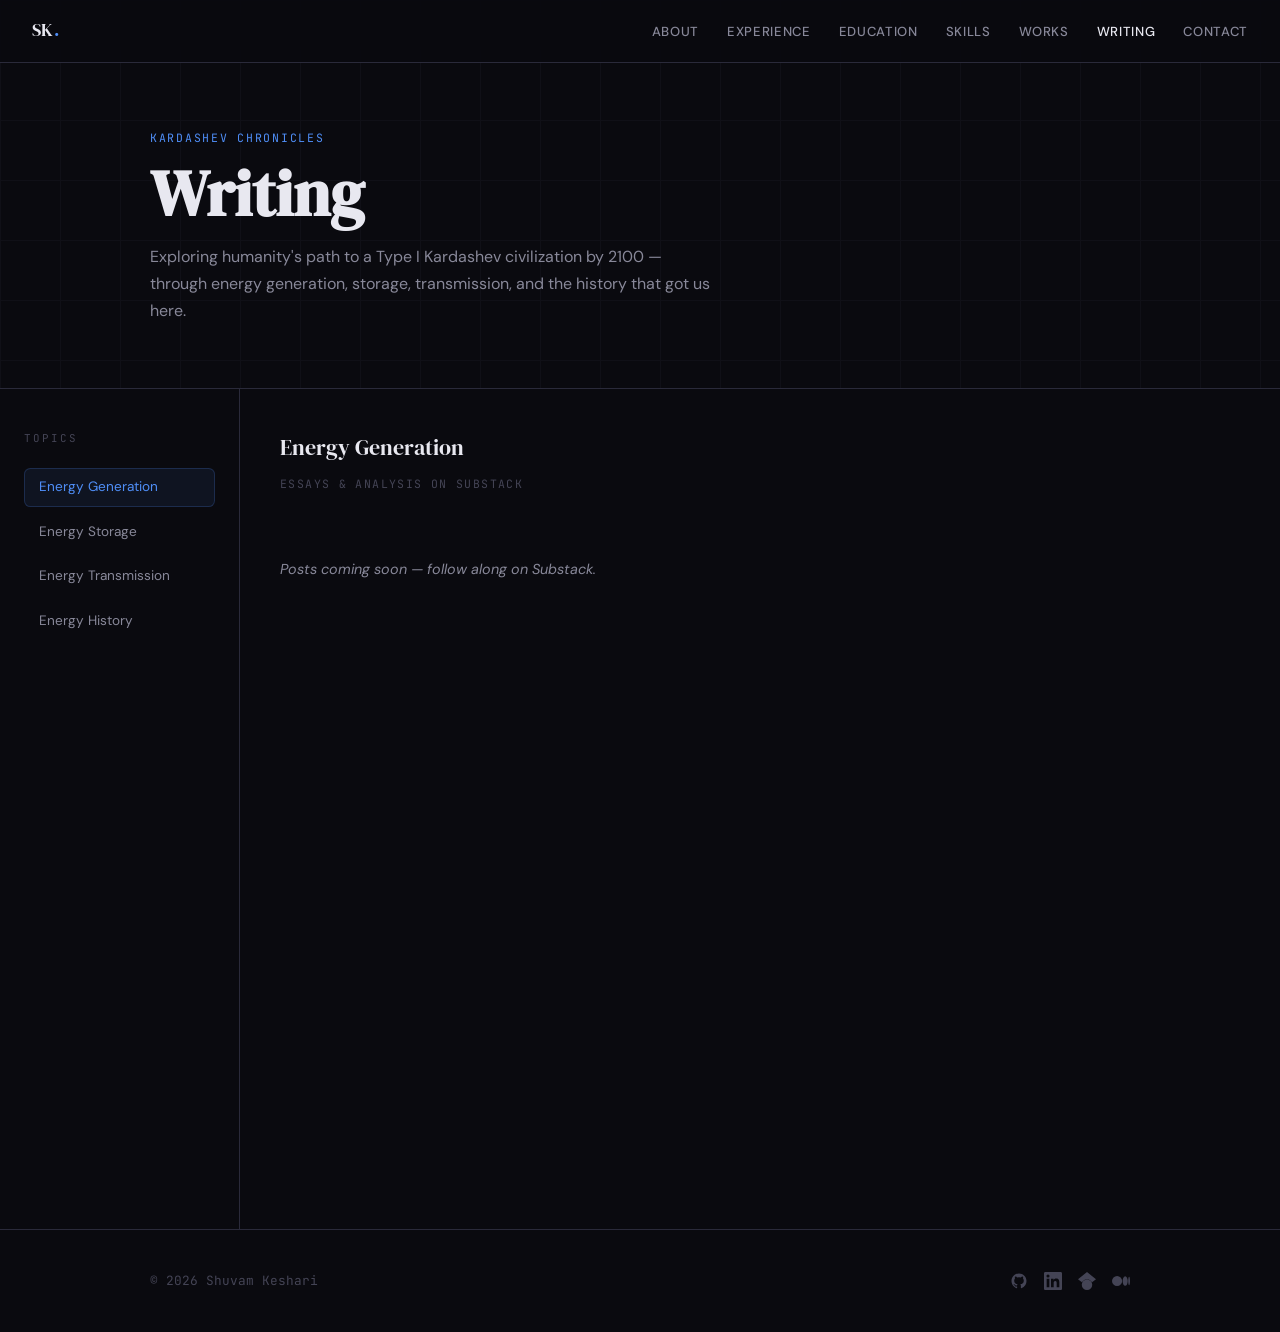
<file: blog.html>
<!DOCTYPE html>
<html lang="en">
<head>
<meta charset="utf-8">
<meta name="viewport" content="width=device-width, initial-scale=1">
<title>Writing — Shuvam Keshari</title>
<link rel="shortcut icon" href="favicon.ico" type="image/x-icon">
<link rel="preconnect" href="https://fonts.googleapis.com">
<link href="https://fonts.googleapis.com/css2?family=DM+Serif+Display:ital@0;1&family=DM+Sans:wght@300;400;500&family=JetBrains+Mono:wght@400;500&display=swap" rel="stylesheet">
<link rel="stylesheet" href="css/styles.css">
</head>
<body>

<!-- NAV -->
<nav>
  <a href="index.html" class="nav-logo">SK<span>.</span></a>
  <ul class="nav-links">
    <li><a href="about.html">About</a></li>
    <li><a href="index.html#experience">Experience</a></li>
    <li><a href="index.html#education">Education</a></li>
    <li><a href="index.html#skills">Skills</a></li>
    <li><a href="works.html">Works</a></li>
    <li><a href="blog.html" class="active">Writing</a></li>
    <li><a href="index.html#contact">Contact</a></li>
  </ul>
  <button class="nav-hamburger" id="navToggle" aria-label="Toggle menu">
    <span></span><span></span><span></span>
  </button>
</nav>

<!-- PAGE HEADER -->
<header class="page-header">
  <div class="bg-grid"></div>
  <div class="container">
    <div class="section-label">Kardashev Chronicles</div>
    <h1>Writing</h1>
    <p>Exploring humanity's path to a Type I Kardashev civilization by 2100 — through energy generation, storage, transmission, and the history that got us here.</p>
  </div>
</header>

<!-- BLOG BODY -->
<div class="blog-body">

  <!-- SIDEBAR -->
  <aside class="blog-sidebar">
    <div class="blog-sidebar-label">Topics</div>
    <ul class="blog-categories" id="categoryList"></ul>
  </aside>

  <!-- POST PANEL -->
  <main class="blog-panel">
    <div class="blog-panel-heading" id="panelHeading"></div>
    <div class="blog-panel-label">Essays &amp; Analysis on Substack</div>
    <div id="postPanel"></div>
  </main>

</div>

<!-- FOOTER -->
<footer>
  <div class="footer-inner">
    <span class="footer-copy">© <span class="js-year"></span> Shuvam Keshari</span>
    <div class="social-links">
      <a href="https://github.com/keshariS/" target="_blank" class="social-link" title="GitHub">
        <svg viewBox="0 0 24 24" fill="currentColor"><path d="M12 2C6.477 2 2 6.484 2 12.017c0 4.425 2.865 8.18 6.839 9.504.5.092.682-.217.682-.483 0-.237-.008-.868-.013-1.703-2.782.605-3.369-1.343-3.369-1.343-.454-1.158-1.11-1.466-1.11-1.466-.908-.62.069-.608.069-.608 1.003.07 1.531 1.032 1.531 1.032.892 1.53 2.341 1.088 2.91.832.092-.647.35-1.088.636-1.338-2.22-.253-4.555-1.113-4.555-4.951 0-1.093.39-1.988 1.029-2.688-.103-.253-.446-1.272.098-2.65 0 0 .84-.27 2.75 1.026A9.564 9.564 0 0 1 12 6.844a9.59 9.59 0 0 1 2.504.337c1.909-1.296 2.747-1.027 2.747-1.027.546 1.379.202 2.398.1 2.651.64.7 1.028 1.595 1.028 2.688 0 3.848-2.339 4.695-4.566 4.943.359.309.678.92.678 1.855 0 1.338-.012 2.419-.012 2.747 0 .268.18.58.688.482A10.02 10.02 0 0 0 22 12.017C22 6.484 17.522 2 12 2z"/></svg>
      </a>
      <a href="https://www.linkedin.com/in/shuvam-keshari-atx/" target="_blank" class="social-link" title="LinkedIn">
        <svg viewBox="0 0 24 24" fill="currentColor"><path d="M20.447 20.452h-3.554v-5.569c0-1.328-.027-3.037-1.852-3.037-1.853 0-2.136 1.445-2.136 2.939v5.667H9.351V9h3.414v1.561h.046c.477-.9 1.637-1.85 3.37-1.85 3.601 0 4.267 2.37 4.267 5.455v6.286zM5.337 7.433a2.062 2.062 0 0 1-2.063-2.065 2.064 2.064 0 1 1 2.063 2.065zm1.782 13.019H3.555V9h3.564v11.452zM22.225 0H1.771C.792 0 0 .774 0 1.729v20.542C0 23.227.792 24 1.771 24h20.451C23.2 24 24 23.227 24 22.271V1.729C24 .774 23.2 0 22.222 0h.003z"/></svg>
      </a>
      <a href="https://scholar.google.com/citations?user=LVdUDqIAAAAJ&hl=en" target="_blank" class="social-link" title="Google Scholar">
        <svg viewBox="0 0 24 24" fill="currentColor"><path d="M5.242 13.769L0 9.5 12 0l12 9.5-5.242 4.269C17.548 11.249 14.978 9.5 12 9.5c-2.977 0-5.548 1.748-6.758 4.269zM12 10a7 7 0 1 0 0 14 7 7 0 0 0 0-14z"/></svg>
      </a>
      <a href="https://medium.com/@keshariS_" target="_blank" class="social-link" title="Medium">
        <svg viewBox="0 0 24 24" fill="currentColor"><path d="M13.54 12a6.8 6.8 0 0 1-6.77 6.82A6.8 6.8 0 0 1 0 12a6.8 6.8 0 0 1 6.77-6.82A6.8 6.8 0 0 1 13.54 12zM20.96 12c0 3.54-1.51 6.42-3.38 6.42-1.87 0-3.39-2.88-3.39-6.42s1.52-6.42 3.39-6.42 3.38 2.88 3.38 6.42M24 12c0 3.17-.53 5.75-1.19 5.75-.66 0-1.19-2.58-1.19-5.75s.53-5.75 1.19-5.75C23.47 6.25 24 8.83 24 12z"/></svg>
      </a>
    </div>
  </div>
</footer>

<script src="data/blog-data.js"></script>
<script src="js/main.js"></script>
<script src="js/blog.js"></script>
</body>
</html>
</file>
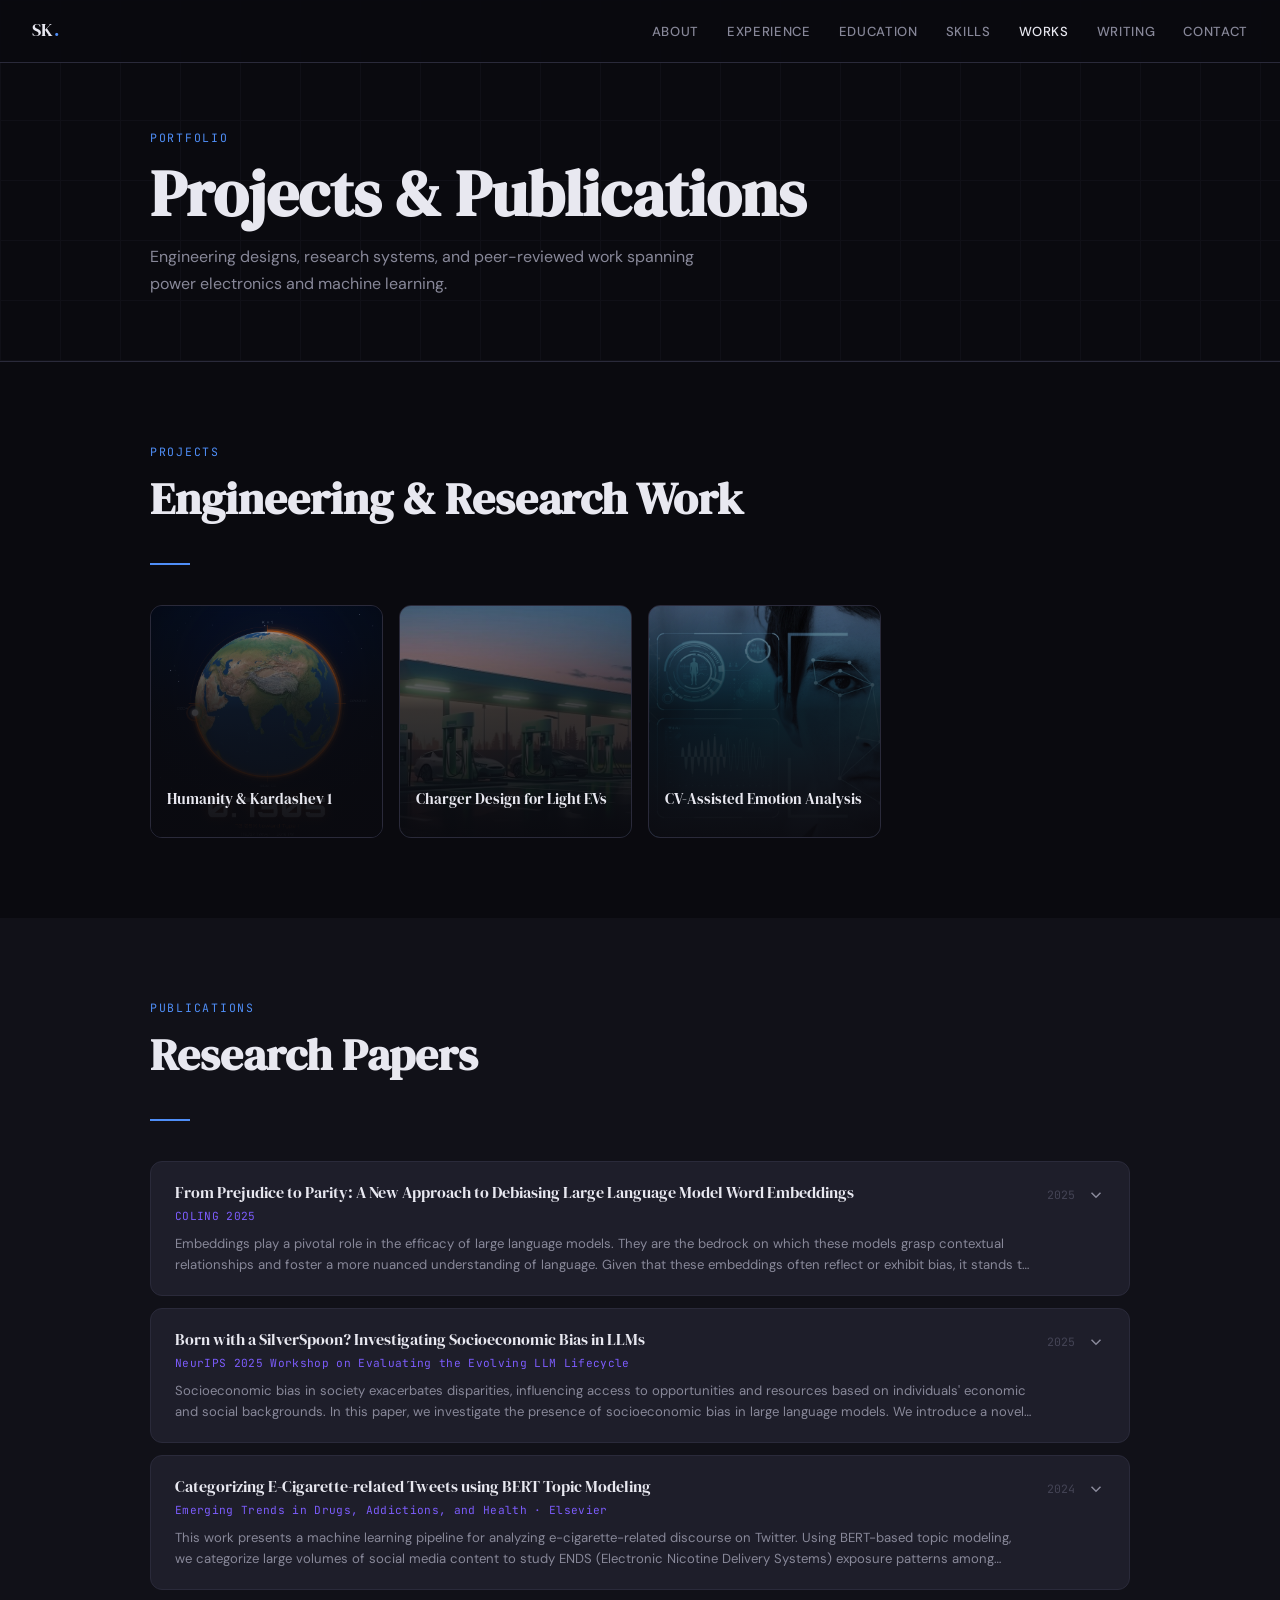
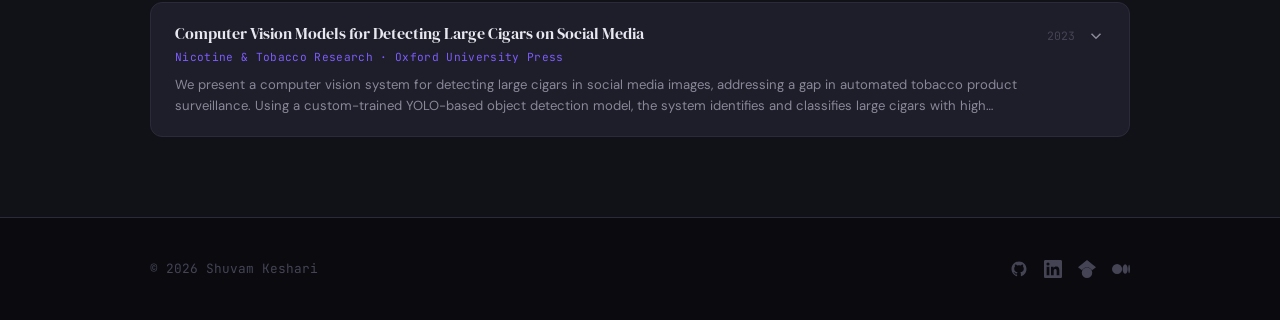
<file: works.html>
<!DOCTYPE html>
<html lang="en">
<head>
<meta charset="utf-8">
<meta name="viewport" content="width=device-width, initial-scale=1">
<title>Works — Shuvam Keshari</title>
<link rel="shortcut icon" href="favicon.ico" type="image/x-icon">
<link rel="preconnect" href="https://fonts.googleapis.com">
<link href="https://fonts.googleapis.com/css2?family=DM+Serif+Display:ital@0;1&family=DM+Sans:wght@300;400;500&family=JetBrains+Mono:wght@400;500&display=swap" rel="stylesheet">
<link rel="stylesheet" href="css/styles.css">
</head>
<body>

<!-- NAV -->
<nav>
  <a href="index.html" class="nav-logo">SK<span>.</span></a>
  <ul class="nav-links">
    <li><a href="about.html">About</a></li>
    <li><a href="index.html#experience">Experience</a></li>
    <li><a href="index.html#education">Education</a></li>
    <li><a href="index.html#skills">Skills</a></li>
    <li><a href="works.html" class="active">Works</a></li>
    <li><a href="blog.html">Writing</a></li>
    <li><a href="index.html#contact">Contact</a></li>
  </ul>
  <button class="nav-hamburger" id="navToggle" aria-label="Toggle menu">
    <span></span><span></span><span></span>
  </button>
</nav>

<!-- PAGE HEADER -->
<header class="page-header">
  <div class="bg-grid"></div>
  <div class="container">
    <div class="section-label">Portfolio</div>
    <h1>Projects &amp; Publications</h1>
    <p>Engineering designs, research systems, and peer-reviewed work spanning power electronics and machine learning.</p>
  </div>
</header>

<!-- PROJECTS -->
<section class="works-section">
  <div class="container">
    <div class="section-label">Projects</div>
    <h2 class="section-title">Engineering & Research Work</h2>
    <div class="divider"></div>
    <div class="projects-grid-sq" id="projectsGrid"></div>
  </div>
</section>

<!-- PAPERS -->
<section class="works-section" style="background:var(--bg2)">
  <div class="container">
    <div class="section-label">Publications</div>
    <h2 class="section-title">Research Papers</h2>
    <div class="divider"></div>
    <div class="papers-list" id="papersList"></div>
  </div>
</section>

<!-- FOOTER -->
<footer>
  <div class="footer-inner">
    <span class="footer-copy">© <span class="js-year"></span> Shuvam Keshari</span>
    <div class="social-links">
      <a href="https://github.com/keshariS/" target="_blank" class="social-link" title="GitHub">
        <svg viewBox="0 0 24 24" fill="currentColor"><path d="M12 2C6.477 2 2 6.484 2 12.017c0 4.425 2.865 8.18 6.839 9.504.5.092.682-.217.682-.483 0-.237-.008-.868-.013-1.703-2.782.605-3.369-1.343-3.369-1.343-.454-1.158-1.11-1.466-1.11-1.466-.908-.62.069-.608.069-.608 1.003.07 1.531 1.032 1.531 1.032.892 1.53 2.341 1.088 2.91.832.092-.647.35-1.088.636-1.338-2.22-.253-4.555-1.113-4.555-4.951 0-1.093.39-1.988 1.029-2.688-.103-.253-.446-1.272.098-2.65 0 0 .84-.27 2.75 1.026A9.564 9.564 0 0 1 12 6.844a9.59 9.59 0 0 1 2.504.337c1.909-1.296 2.747-1.027 2.747-1.027.546 1.379.202 2.398.1 2.651.64.7 1.028 1.595 1.028 2.688 0 3.848-2.339 4.695-4.566 4.943.359.309.678.92.678 1.855 0 1.338-.012 2.419-.012 2.747 0 .268.18.58.688.482A10.02 10.02 0 0 0 22 12.017C22 6.484 17.522 2 12 2z"/></svg>
      </a>
      <a href="https://www.linkedin.com/in/shuvam-keshari-atx/" target="_blank" class="social-link" title="LinkedIn">
        <svg viewBox="0 0 24 24" fill="currentColor"><path d="M20.447 20.452h-3.554v-5.569c0-1.328-.027-3.037-1.852-3.037-1.853 0-2.136 1.445-2.136 2.939v5.667H9.351V9h3.414v1.561h.046c.477-.9 1.637-1.85 3.37-1.85 3.601 0 4.267 2.37 4.267 5.455v6.286zM5.337 7.433a2.062 2.062 0 0 1-2.063-2.065 2.064 2.064 0 1 1 2.063 2.065zm1.782 13.019H3.555V9h3.564v11.452zM22.225 0H1.771C.792 0 0 .774 0 1.729v20.542C0 23.227.792 24 1.771 24h20.451C23.2 24 24 23.227 24 22.271V1.729C24 .774 23.2 0 22.222 0h.003z"/></svg>
      </a>
      <a href="https://scholar.google.com/citations?user=LVdUDqIAAAAJ&hl=en" target="_blank" class="social-link" title="Google Scholar">
        <svg viewBox="0 0 24 24" fill="currentColor"><path d="M5.242 13.769L0 9.5 12 0l12 9.5-5.242 4.269C17.548 11.249 14.978 9.5 12 9.5c-2.977 0-5.548 1.748-6.758 4.269zM12 10a7 7 0 1 0 0 14 7 7 0 0 0 0-14z"/></svg>
      </a>
      <a href="https://medium.com/@keshariS_" target="_blank" class="social-link" title="Medium">
        <svg viewBox="0 0 24 24" fill="currentColor"><path d="M13.54 12a6.8 6.8 0 0 1-6.77 6.82A6.8 6.8 0 0 1 0 12a6.8 6.8 0 0 1 6.77-6.82A6.8 6.8 0 0 1 13.54 12zM20.96 12c0 3.54-1.51 6.42-3.38 6.42-1.87 0-3.39-2.88-3.39-6.42s1.52-6.42 3.39-6.42 3.38 2.88 3.38 6.42M24 12c0 3.17-.53 5.75-1.19 5.75-.66 0-1.19-2.58-1.19-5.75s.53-5.75 1.19-5.75C23.47 6.25 24 8.83 24 12z"/></svg>
      </a>
    </div>
  </div>
</footer>

<script src="data/works-data.js"></script>
<script src="js/main.js"></script>
<script src="js/works.js"></script>
</body>
</html>
</file>
<file: css/styles.css>
/* ─── VARIABLES & RESET ─── */
*,*::before,*::after{box-sizing:border-box;margin:0;padding:0}
:root{
  --bg:#0a0a0f;
  --bg2:#111118;
  --bg3:#1a1a24;
  --surface:#1e1e2a;
  --border:#2a2a3a;
  --border2:#3a3a50;
  --text:#e8e8f0;
  --muted:#888899;
  --faint:#444455;
  --accent:#4f8ef7;
  --accent2:#7c5cfc;
  --green:#3ecf8e;
  --amber:#f59e0b;
  --serif:'DM Serif Display',serif;
  --sans:'DM Sans',sans-serif;
  --mono:'JetBrains Mono',monospace;
}
html{scroll-behavior:smooth;font-size:16px}
body{background:var(--bg);color:var(--text);font-family:var(--sans);line-height:1.7;overflow-x:hidden}

/* ─── NAV ─── */
nav{position:fixed;top:0;left:0;right:0;z-index:100;padding:1rem 2rem;display:flex;justify-content:space-between;align-items:center;background:rgba(10,10,15,0.88);backdrop-filter:blur(12px);border-bottom:1px solid var(--border)}
.nav-logo{font-family:var(--serif);font-size:1.1rem;color:var(--text);text-decoration:none;letter-spacing:0.02em}
.nav-logo span{color:var(--accent)}
.nav-links{display:flex;gap:1.75rem;list-style:none;align-items:center}
.nav-links a{color:var(--muted);text-decoration:none;font-size:0.82rem;font-weight:500;letter-spacing:0.05em;text-transform:uppercase;transition:color .2s}
.nav-links a:hover,.nav-links a.active{color:var(--text)}
.nav-hamburger{display:none;flex-direction:column;gap:5px;background:none;border:none;cursor:pointer;padding:0.35rem}
.nav-hamburger span{display:block;width:22px;height:2px;background:var(--text);border-radius:1px;transition:transform 0.28s ease,opacity 0.28s ease}
nav.nav-open .nav-hamburger span:nth-child(1){transform:rotate(45deg) translate(5px,5px)}
nav.nav-open .nav-hamburger span:nth-child(2){opacity:0;transform:translateX(-6px)}
nav.nav-open .nav-hamburger span:nth-child(3){transform:rotate(-45deg) translate(5px,-5px)}

/* ─── HERO ─── */
#hero{min-height:100vh;display:flex;align-items:center;padding:0 2rem;position:relative;overflow:hidden}
.hero-grid{position:absolute;inset:0;background-image:linear-gradient(var(--border) 1px,transparent 1px),linear-gradient(90deg,var(--border) 1px,transparent 1px);background-size:60px 60px;opacity:0.3;pointer-events:none}
.hero-glow{position:absolute;top:20%;left:30%;width:600px;height:600px;background:radial-gradient(circle,rgba(79,142,247,0.07) 0%,transparent 70%);pointer-events:none}
.hero-content{max-width:980px;margin:0 auto;position:relative;z-index:1;width:100%}
/* Name + bio | portrait row */
.hero-intro{display:flex;align-items:center;gap:3.5rem;margin-bottom:2rem;padding-bottom:2rem;border-bottom:1px solid var(--border)}
.hero-intro-text{flex:1;min-width:0}
.hero-portrait{width:288px;flex-shrink:0}
.hero-portrait img{width:100%;aspect-ratio:1;object-fit:cover;border-radius:1rem;border:1px solid var(--border);display:block}
/* Tag sits below the intro container */
.hero-tag{display:inline-flex;align-items:center;gap:0.5rem;background:rgba(79,142,247,0.1);border:1px solid rgba(79,142,247,0.25);color:var(--accent);padding:0.3rem 0.9rem;border-radius:2rem;font-size:0.8rem;font-family:var(--mono);margin-bottom:1.5rem;letter-spacing:0.05em}
.hero-tag::before{content:'';width:6px;height:6px;background:var(--green);border-radius:50%;animation:pulse 2s ease-in-out infinite;flex-shrink:0}
.hero-tag-row{display:flex;align-items:stretch;gap:0.5rem;margin-bottom:1.5rem;flex-wrap:nowrap}
.hero-tag{margin-bottom:0}
.hero-tag-icon{display:inline-flex;align-items:center;justify-content:center;gap:0.3rem;color:var(--accent);text-decoration:none;background:rgba(79,142,247,0.1);border:1px solid rgba(79,142,247,0.25);border-radius:0.4rem;padding:0.3rem 0.55rem;transition:background .2s,border-color .2s}
.hero-tag-icon-arrow{font-size:0.85rem;line-height:1;display:inline}
.hero-tag-icon:hover{background:rgba(79,142,247,0.18);border-color:rgba(79,142,247,0.45)}
@keyframes pulse{0%,100%{opacity:1;transform:scale(1)}50%{opacity:0.5;transform:scale(1.3)}}
h1.hero-name{font-family:var(--serif);font-size:clamp(3rem,8vw,6rem);line-height:1.05;color:var(--text);margin-bottom:0.75rem}
h1.hero-name em{font-style:italic;color:var(--accent)}
.hero-title{font-size:1.1rem;color:var(--muted);font-weight:300;margin-bottom:2rem;max-width:600px;line-height:1.6}
.hero-title-mobile{display:none}
.hero-ctas{display:flex;flex-wrap:wrap;gap:1rem;margin-bottom:3rem}
.btn-primary,.btn-ghost{display:inline-flex;align-items:center;justify-content:center;gap:0.5rem;padding:0.75rem 1.6rem;border-radius:0.4rem;text-decoration:none;font-size:0.9rem;font-weight:500;min-width:140px}
.btn-primary{background:var(--accent);color:#fff;transition:opacity .2s,transform .15s}
.btn-primary:hover{opacity:0.88;transform:translateY(-2px)}
.btn-ghost{background:transparent;color:var(--text);border:1px solid var(--border2);transition:border-color .2s,transform .15s}
.btn-ghost:hover{border-color:var(--accent);transform:translateY(-2px)}
.hero-stats{display:flex;flex-wrap:wrap;gap:2.5rem}
.stat-item{display:flex;flex-direction:column;gap:0.2rem}

.stat-num{font-family:var(--serif);font-size:2rem;color:var(--text)}
.stat-label{font-size:0.78rem;color:var(--muted);text-transform:uppercase;letter-spacing:0.08em}
.hero-scroll{position:absolute;bottom:2rem;left:50%;transform:translateX(-50%);display:flex;flex-direction:column;align-items:center;gap:0.5rem;color:var(--faint);font-size:0.72rem;letter-spacing:0.12em;text-transform:uppercase}
.scroll-line{width:1px;height:40px;background:linear-gradient(to bottom,var(--faint),transparent);animation:scrolldown 2s ease-in-out infinite}
@keyframes scrolldown{0%,100%{opacity:0.3;transform:scaleY(1)}50%{opacity:1;transform:scaleY(1.2)}}

/* ─── SECTIONS ─── */
section{padding:6rem 2rem}
.container{max-width:980px;margin:0 auto}
.section-label{font-family:var(--mono);font-size:0.72rem;color:var(--accent);text-transform:uppercase;letter-spacing:0.15em;margin-bottom:0.75rem}
.section-title{font-family:var(--serif);font-size:clamp(2rem,4vw,2.8rem);line-height:1.1;margin-bottom:2.5rem}
.divider{width:40px;height:2px;background:var(--accent);margin-bottom:2.5rem}

/* ─── ABOUT ─── */
#about{background:var(--bg2)}
.about-grid{display:grid;grid-template-columns:1fr 2fr;gap:4rem;align-items:start}
.about-sidebar{position:sticky;top:5rem}
.about-avatar{width:100%;aspect-ratio:1;border-radius:1rem;background:linear-gradient(135deg,var(--bg3),var(--surface));border:1px solid var(--border);display:flex;align-items:center;justify-content:center;font-family:var(--serif);font-size:3rem;color:var(--faint);margin-bottom:1.5rem;overflow:hidden}
.about-avatar img{width:100%;height:100%;object-fit:cover;display:block}
.about-links{display:flex;flex-direction:column;gap:0.6rem}
.about-link{display:flex;align-items:center;gap:0.6rem;color:var(--muted);text-decoration:none;font-size:0.85rem;transition:color .2s}
.about-link:hover{color:var(--accent)}
.about-link svg{width:14px;height:14px;flex-shrink:0}
.about-body p{color:var(--muted);margin-bottom:1.2rem;font-size:0.95rem;line-height:1.8}
.about-body p:first-child{color:var(--text);font-size:1.05rem}
.about-body p a{color:var(--accent);font-weight:500;text-decoration:none}
.philosophy-card{background:var(--surface);border:1px solid var(--border);border-left:3px solid var(--accent2);border-radius:0.5rem;padding:1.25rem 1.5rem;margin-top:2rem;font-style:italic;font-family:var(--serif);font-size:1rem;color:var(--text);line-height:1.6}

/* ─── EXPERIENCE ─── */
#experience{background:var(--bg)}
.timeline{position:relative;padding-left:2rem}
.timeline::before{content:'';position:absolute;left:0;top:0;bottom:0;width:2px;background:linear-gradient(to bottom,var(--accent),var(--border))}
.timeline-item{position:relative;padding-bottom:1rem}
.timeline-item:last-child{padding-bottom:0}
.timeline-dot{position:absolute;left:calc(-2rem - 4px);top:1.1rem;width:10px;height:10px;border-radius:50%;background:var(--accent);border:none;transition:box-shadow .2s,transform .2s}
.timeline-item:hover .timeline-dot{box-shadow:0 0 0 4px rgba(79,142,247,0.2);transform:scale(1.2)}
.timeline-card{background:var(--surface);border:1px solid var(--border);border-radius:0.75rem;overflow:hidden;transition:border-color .2s}
.timeline-card:hover{border-color:var(--border2)}
/* Card main row: left text + right image always visible */
.timeline-card-main{display:flex;align-items:stretch;cursor:pointer;user-select:none;position:relative}
.timeline-card-left{flex:1;padding:1.1rem 1.5rem;min-width:0;display:flex;flex-direction:column}
.timeline-card-right{width:143px;flex-shrink:0;border-left:1px solid var(--border);display:flex;align-items:center;justify-content:center;padding:0.75rem}
.timeline-card-right img{width:100%;aspect-ratio:1;object-fit:cover;border-radius:0.5rem;display:block}
.timeline-company{font-family:var(--serif);font-size:1.05rem;color:var(--text)}
.timeline-role{font-size:0.82rem;color:var(--accent);font-weight:500;text-transform:uppercase;letter-spacing:0.04em;margin-top:0.1rem}
.timeline-meta-row{display:flex;align-items:center;gap:0.5rem;margin-top:0.35rem;flex-wrap:wrap}
.timeline-date{font-family:var(--mono);font-size:0.72rem;color:var(--faint)}
.timeline-sep{color:var(--faint);font-size:0.72rem}
.timeline-location{font-family:var(--mono);font-size:0.72rem;color:var(--muted)}
.timeline-chevron-row{margin-top:0.6rem}
.timeline-chevron{width:16px;height:16px;color:var(--muted);flex-shrink:0;transition:transform .28s ease}
.timeline-card.open .timeline-chevron{transform:rotate(180deg)}
/* Expandable details */
.timeline-details{display:none;padding:1.1rem 1.5rem;border-top:1px solid var(--border)}
.timeline-card.open .timeline-details{display:block}
.timeline-details ul{list-style:none;display:flex;flex-direction:column;gap:0.5rem}
.timeline-details li{color:var(--muted);font-size:0.88rem;padding-left:1.25rem;position:relative;line-height:1.6}
.timeline-details li::before{content:'→';position:absolute;left:0;color:var(--faint)}
.timeline-details a{color:var(--accent);text-decoration:none}
.timeline-details a:hover{text-decoration:underline}
.company-badge{display:inline-block;padding:0.15rem 0.55rem;border-radius:0.3rem;font-size:0.68rem;font-weight:500;margin-left:0.4rem;vertical-align:middle}
.badge-current{background:rgba(62,207,142,0.1);color:var(--green);border:1px solid rgba(62,207,142,0.25)}
.badge-research{background:rgba(124,92,252,0.1);color:var(--accent2);border:1px solid rgba(124,92,252,0.25)}

/* ─── EDUCATION ─── */
#education{background:var(--bg2)}
.edu-grid{display:grid;grid-template-columns:1fr 1fr;gap:1.5rem}
.edu-card{background:var(--surface);border:1px solid var(--border);border-radius:0.75rem;padding:1.75rem 2rem;transition:border-color .2s}
.edu-card:hover{border-color:var(--border2)}
.edu-school{font-family:var(--serif);font-size:1.25rem;color:var(--text);margin-bottom:0.25rem}
.edu-degree{font-size:0.85rem;color:var(--accent);font-weight:500;margin-bottom:0.25rem;text-transform:uppercase;letter-spacing:0.04em}
.edu-dates{font-family:var(--mono);font-size:0.75rem;color:var(--faint);margin-bottom:1.25rem}
.edu-card ul{list-style:none;display:flex;flex-direction:column;gap:0.5rem}
.edu-card li{color:var(--muted);font-size:0.85rem;padding-left:1.1rem;position:relative;line-height:1.6}
.edu-card li::before{content:'·';position:absolute;left:0;color:var(--accent)}
.edu-card a{color:var(--accent);text-decoration:none}
.edu-courses{display:flex;flex-wrap:wrap;gap:0.4rem;margin-top:1rem}
.course-tag{background:rgba(79,142,247,0.07);border:1px solid rgba(79,142,247,0.15);color:var(--muted);padding:0.2rem 0.6rem;border-radius:0.3rem;font-size:0.75rem;font-family:var(--mono)}

/* ─── SKILLS ─── */
#skills{background:var(--bg)}
.skills-layout{display:grid;grid-template-columns:1fr 1fr;gap:3rem}
.skill-group-title{font-family:var(--mono);font-size:0.78rem;color:var(--muted);text-transform:uppercase;letter-spacing:0.1em;margin-bottom:1rem}
.skill-pills{display:flex;flex-wrap:wrap;gap:0.5rem;margin-bottom:2rem}
.skill-pill{background:var(--surface);border:1px solid var(--border);color:var(--muted);padding:0.3rem 0.8rem;border-radius:0.35rem;font-size:0.82rem;font-family:var(--mono);transition:all .15s}
.skill-pill:hover{border-color:var(--accent);color:var(--text)}
.cert-list{display:flex;flex-direction:column;gap:0.75rem}
.cert-item{display:flex;align-items:center;gap:0.75rem;background:var(--surface);border:1px solid var(--border);border-radius:0.5rem;padding:0.75rem 1rem;text-decoration:none;transition:border-color .2s}
.cert-item:hover{border-color:var(--accent)}
.cert-icon{width:32px;height:32px;border-radius:0.35rem;background:rgba(79,142,247,0.1);display:flex;align-items:center;justify-content:center;flex-shrink:0}
.cert-icon svg{width:16px;height:16px;color:var(--accent)}
.cert-name{font-size:0.85rem;color:var(--text);font-weight:500}
.cert-issuer{font-size:0.75rem;color:var(--muted)}

/* ─── CONTACT ─── */
#contact{background:var(--bg2);text-align:center;padding:4rem 2rem}
.contact-inner{max-width:400px;margin:0 auto}
.contact-inner .section-title{margin-bottom:0.75rem}
.contact-sub{color:var(--muted);font-size:0.9rem;margin-bottom:2rem;line-height:1.6}
.contact-icons-row{display:inline-flex;border:1px solid var(--border);border-radius:0.5rem;overflow:hidden}
.contact-icon-sm{display:flex;align-items:center;justify-content:center;padding:0.7rem 1.4rem;color:var(--muted);text-decoration:none;transition:color .18s,background .18s}
.contact-icon-sm:hover{color:var(--accent);background:rgba(79,142,247,0.08)}
.contact-icon-sm+.contact-icon-sm{border-left:1px solid var(--border)}
.contact-icon-sm svg{width:20px;height:20px;display:block}

/* ─── FOOTER ─── */
footer{background:var(--bg);border-top:1px solid var(--border);padding:2.5rem 2rem}
.footer-inner{max-width:980px;margin:0 auto;display:flex;justify-content:space-between;align-items:center;flex-wrap:wrap;gap:1rem}
.footer-copy{font-size:0.8rem;color:var(--faint);font-family:var(--mono)}
.social-links{display:flex;gap:1rem;flex-wrap:wrap;align-items:center}
.social-link{color:var(--faint);transition:color .2s;line-height:0}
.social-link:hover{color:var(--text)}
.social-link svg{width:18px;height:18px}

/* ─── PAGE HEADER (works / blog) ─── */
.page-header{padding:8rem 2rem 4rem;background:var(--bg);border-bottom:1px solid var(--border);position:relative;overflow:hidden}
.page-header .bg-grid{position:absolute;inset:0;background-image:linear-gradient(var(--border) 1px,transparent 1px),linear-gradient(90deg,var(--border) 1px,transparent 1px);background-size:60px 60px;opacity:0.2;pointer-events:none}
.page-header .container{position:relative;z-index:1}
.page-header h1{font-family:var(--serif);font-size:clamp(2.5rem,6vw,4rem);line-height:1.05;margin-bottom:1rem}
.page-header p{color:var(--muted);font-size:1rem;max-width:560px;line-height:1.7}

/* ─── WORKS PAGE ─── */
.works-section{padding:5rem 2rem}
.projects-grid-sq{display:grid;grid-template-columns:repeat(auto-fill,minmax(200px,1fr));gap:1rem}
.project-sq{background:var(--surface);border:1px solid var(--border);border-radius:0.75rem;overflow:hidden;position:relative;aspect-ratio:1;cursor:pointer;transition:border-color .25s,transform .25s;text-decoration:none}
.project-sq:hover{border-color:var(--border2);transform:translateY(-4px)}
.project-sq-img{position:absolute;inset:0;overflow:hidden}
.project-sq-img img{width:100%;height:100%;object-fit:cover;transition:transform .35s}
.project-sq:hover .project-sq-img img{transform:scale(1.06)}
.project-sq-overlay{position:absolute;inset:0;background:linear-gradient(to top,rgba(10,10,15,0.97) 0%,rgba(10,10,15,0.82) 55%,rgba(10,10,15,0.2) 100%);padding:1rem;display:flex;flex-direction:column;justify-content:flex-end}
.project-sq-title{font-family:var(--serif);font-size:0.95rem;color:var(--text);line-height:1.3}
.project-sq-desc{font-size:0.75rem;color:var(--text);line-height:1.5;margin-top:0.35rem;max-height:0;overflow:hidden;transition:max-height .3s ease,opacity .3s}
.project-sq-desc{opacity:0}
.project-sq:hover .project-sq-desc{max-height:80px;opacity:1}
.project-sq-link{margin-top:0.4rem;font-size:0.72rem;font-family:var(--mono);color:var(--accent);max-height:0;overflow:hidden;transition:max-height .3s ease,opacity .3s;opacity:0}
.project-sq:hover .project-sq-link{max-height:30px;opacity:1}
.project-sq-placeholder{width:100%;height:100%;display:flex;align-items:center;justify-content:center;font-family:var(--serif);font-size:3rem;color:var(--faint);background:linear-gradient(135deg,var(--bg3),var(--surface))}

/* Paper cards */
.papers-list{display:flex;flex-direction:column;gap:0.75rem}
.paper-card{background:var(--surface);border:1px solid var(--border);border-radius:0.75rem;overflow:hidden;transition:border-color .2s}
.paper-card:hover{border-color:var(--border2)}
.paper-header{display:flex;align-items:flex-start;gap:1rem;padding:1.25rem 1.5rem;cursor:pointer;user-select:none}
.paper-header-text{flex:1}
.paper-title{font-family:var(--serif);font-size:1rem;color:var(--text);line-height:1.35;margin-bottom:0.25rem}
.paper-venue{font-family:var(--mono);font-size:0.7rem;color:var(--accent2);letter-spacing:0.03em;margin-bottom:0.4rem}
.paper-preview{font-size:0.82rem;color:var(--muted);line-height:1.6;display:-webkit-box;-webkit-line-clamp:2;-webkit-box-orient:vertical;overflow:hidden}
.paper-meta-row{display:flex;align-items:center;gap:0.75rem;flex-shrink:0;padding-top:0.2rem}
.paper-year{font-family:var(--mono);font-size:0.72rem;color:var(--faint)}
.paper-toggle{width:18px;height:18px;color:var(--muted);transition:transform .3s;flex-shrink:0}
.paper-card.open .paper-toggle{transform:rotate(180deg)}
.paper-body{display:none;padding:0 1.5rem 1.5rem;border-top:1px solid var(--border)}
.paper-card.open .paper-body{display:block}
.paper-abstract{font-size:0.88rem;color:var(--muted);line-height:1.8;padding-top:1.25rem;margin-bottom:1.5rem}
.paper-actions{display:flex;flex-wrap:wrap;gap:0.75rem}
.paper-action{display:inline-flex;align-items:center;gap:0.4rem;padding:0.45rem 1rem;border-radius:0.35rem;font-size:0.8rem;font-family:var(--mono);text-decoration:none;border:1px solid var(--border2);color:var(--muted);transition:all .15s}
.paper-action:hover{border-color:var(--accent);color:var(--accent)}
.paper-action.primary-action{background:rgba(79,142,247,0.1);border-color:rgba(79,142,247,0.3);color:var(--accent)}
.paper-action.primary-action:hover{background:rgba(79,142,247,0.18)}

/* ─── BLOG PAGE ─── */
.blog-body{display:grid;grid-template-columns:240px 1fr;background:var(--bg)}
.blog-sidebar{border-right:1px solid var(--border);padding:2.5rem 1.5rem;position:sticky;top:60px;height:calc(100vh - 60px);overflow-y:auto;background:var(--bg)}
.blog-sidebar-label{font-family:var(--mono);font-size:0.68rem;color:var(--faint);text-transform:uppercase;letter-spacing:0.18em;margin-bottom:1.25rem}
.blog-categories{list-style:none;display:flex;flex-direction:column;gap:0.35rem}
.blog-cat-btn{display:block;width:100%;text-align:left;background:none;border:1px solid transparent;color:var(--muted);padding:0.6rem 0.9rem;border-radius:0.4rem;font-size:0.85rem;font-family:var(--sans);cursor:pointer;transition:all .15s;line-height:1.3}
.blog-cat-btn:hover{color:var(--text);border-color:var(--border)}
.blog-cat-btn.active{color:var(--accent);background:rgba(79,142,247,0.08);border-color:rgba(79,142,247,0.2)}
.blog-panel{padding:2.5rem;min-height:60vh}
.blog-panel-heading{font-family:var(--serif);font-size:1.4rem;color:var(--text);margin-bottom:0.4rem}
.blog-panel-label{font-family:var(--mono);font-size:0.72rem;color:var(--faint);text-transform:uppercase;letter-spacing:0.12em;margin-bottom:2rem}
.post-list{display:flex;flex-direction:column;gap:1rem}
.post-card{display:flex;gap:1.25rem;background:var(--surface);border:1px solid var(--border);border-radius:0.75rem;padding:1.1rem;text-decoration:none;transition:border-color .2s,transform .2s;align-items:flex-start}
.post-card:hover{border-color:var(--border2);transform:translateY(-2px)}
.post-thumb{width:88px;height:88px;flex-shrink:0;border-radius:0.5rem;overflow:hidden;background:var(--bg3)}
.post-thumb img{width:100%;height:100%;object-fit:cover}
.post-thumb-placeholder{width:100%;height:100%;display:flex;align-items:center;justify-content:center;font-family:var(--serif);font-size:2rem;color:var(--faint)}
.post-info{flex:1;min-width:0}
.post-title{font-family:var(--serif);font-size:0.95rem;color:var(--text);margin-bottom:0.35rem;line-height:1.35}
.post-preview{font-size:0.82rem;color:var(--muted);line-height:1.6;margin-bottom:0.5rem;display:-webkit-box;-webkit-line-clamp:2;-webkit-box-orient:vertical;overflow:hidden}
.post-meta{font-family:var(--mono);font-size:0.7rem;color:var(--faint)}
.post-empty{color:var(--muted);font-size:0.9rem;font-style:italic;padding:2rem 0}

/* ─── RESPONSIVE ─── */
@media(max-width:768px){
  .hero-title-desktop{display:none}
  .hero-title-mobile{display:inline}
  /* Nav */
  .nav-hamburger{display:flex}
  .nav-links{
    display:none;
    position:absolute;
    top:100%;
    left:0;
    right:0;
    flex-direction:column;
    gap:0;
    background:rgba(10,10,15,0.97);
    backdrop-filter:blur(16px);
    border-bottom:1px solid var(--border);
    padding:0.5rem 0 1rem
  }
  .nav-links li a{display:block;padding:0.8rem 2rem;font-size:0.9rem}
  nav.nav-open .nav-links{display:flex}
  /* Hero */
  #hero{padding:5rem 1.5rem 2rem;align-items:flex-start}
  .hero-intro{flex-direction:column;gap:1.25rem;margin-bottom:0;padding-bottom:0;border-bottom:none;align-items:center;text-align:center}
  .hero-tag-row{margin-top:0.75rem;justify-content:center}
  .hero-tag{font-size:0.72rem;white-space:nowrap}
  .hero-tag-icon-arrow{display:none}
  .hero-ctas{display:grid;grid-template-columns:1fr 1fr;gap:0.75rem}
  .btn-primary,.btn-ghost{padding:0.65rem 0.75rem;font-size:0.85rem;min-width:unset}
  .hero-portrait{width:144px;order:-1}
  .hero-intro-text{text-align:center}
  h1.hero-name{font-size:clamp(2.2rem,9vw,3.5rem);white-space:nowrap}
  .hero-name br{display:none}
  .hero-title{max-width:100%;font-size:1rem}
  /* Sections */
  section{padding:4rem 1.5rem}
  /* About */
  .about-grid{grid-template-columns:1fr}
  .about-sidebar{position:static;display:flex;flex-direction:row;align-items:flex-start;gap:1.25rem}
  .about-avatar{width:120px;flex-shrink:0;margin-bottom:0}
  .about-links{flex:1}
  /* Timeline */
  .timeline{padding-left:1.25rem}
  .timeline-dot{left:calc(-1.25rem - 4px);top:1rem}
  .timeline-card-left{padding:0.85rem 1rem}
  .timeline-card-right{width:108px;padding:0.5rem}
  .timeline-details{padding:0.85rem 1rem}
  /* Education */
  .edu-grid{grid-template-columns:1fr}
  /* Skills */
  .skills-layout{grid-template-columns:1fr}
  /* Footer */
  .footer-inner{justify-content:center;text-align:center}
  /* Page header */
  .page-header{padding:6rem 1.5rem 3rem}
  /* Works — grid card layout on mobile */
  .works-section{padding:3.5rem 1.5rem}
  .projects-grid-sq{grid-template-columns:1fr}
  .project-sq{aspect-ratio:unset;display:grid;grid-template-columns:117px 1fr;grid-template-areas:"img title" "img link" "desc desc";grid-template-rows:auto auto auto;gap:0 0.75rem;padding:0.75rem;align-items:start}
  .project-sq:hover{transform:none}
  .project-sq-img{grid-area:img;position:static;width:117px;height:117px;border-radius:0.5rem;overflow:hidden;align-self:center}
  .project-sq-img img{width:100%;height:100%;object-fit:cover}
  .project-sq-overlay{display:contents}
  .project-sq-title{grid-area:title;align-self:end;font-size:0.9rem;color:var(--text)}
  .project-sq-link{grid-area:link;align-self:start;max-height:none;opacity:1;margin-top:0.2rem}
  .project-sq-desc{grid-area:desc;max-height:none;opacity:1;margin-top:0.6rem;padding-top:0.6rem;border-top:1px solid var(--border);font-size:0.78rem;color:var(--muted);line-height:1.5}
  /* Blog */
  .blog-body{grid-template-columns:1fr}
  .blog-sidebar{position:static;height:auto;border-right:none;border-bottom:1px solid var(--border);padding:1.5rem;overflow-x:auto}
  .blog-categories{display:grid;grid-template-columns:1fr 1fr;gap:0.4rem}
  .blog-cat-btn{font-size:0.8rem;padding:0.4rem 0.8rem;text-align:center}
  .blog-panel{padding:1.5rem}
}

@media(max-width:538px){
  .hero-stats{display:grid;grid-template-columns:1fr 1fr;gap:1rem 1.5rem}
  .hero-stats .stat-item:nth-child(even){text-align:right}
  .hero-stats .stat-item:nth-child(1){order:1}
  .hero-stats .stat-item:nth-child(2){order:3;text-align:left}
  .hero-stats .stat-item:nth-child(3){order:2;text-align:right}
  .hero-stats .stat-item:nth-child(4){order:4}
  .stat-num{font-size:1.5rem}
  .stat-label{font-size:0.7rem}
}

@media(max-width:480px){
  .projects-grid-sq{grid-template-columns:1fr}
  .hero-stats{gap:0.75rem 1.25rem}
  .hero-portrait{width:130px}
}
</file>
